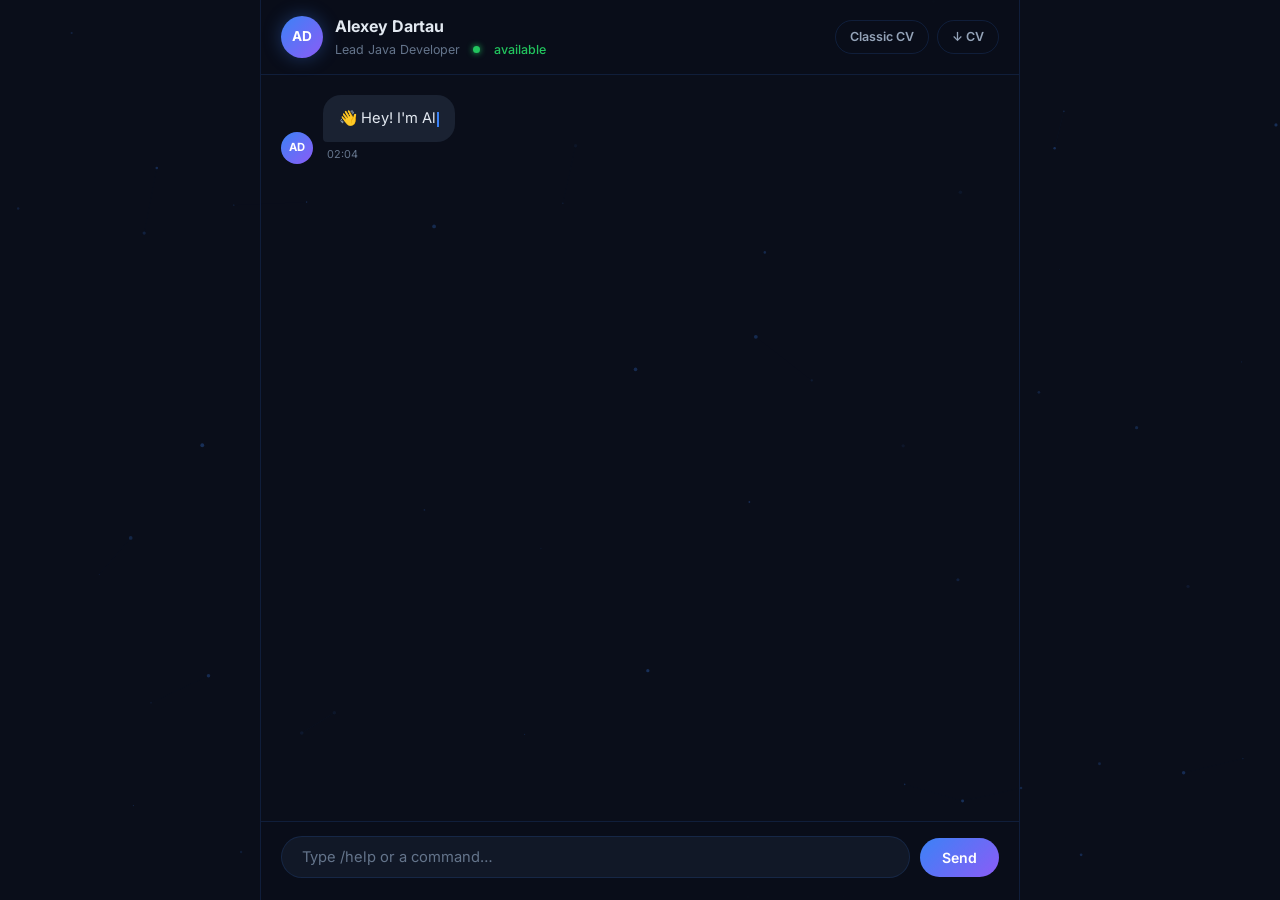
<file: index.html>
<!DOCTYPE html>
<html lang="en">
<head>
<meta charset="UTF-8"/>
<meta name="viewport" content="width=device-width,initial-scale=1.0,interactive-widget=resizes-content"/>
<title>Alexey Dartau • Interactive CV</title>
<link href="https://fonts.googleapis.com/css2?family=Inter:wght@300;400;500;600;700;900&family=JetBrains+Mono:wght@400;700&display=swap" rel="stylesheet">
<style>
*,*::before,*::after{box-sizing:border-box;margin:0;padding:0}
:root{
  --bg:#0a0e1a;--surf:#111827;--surf2:#1a2232;
  --border:rgba(59,130,246,0.15);
  --ac:#3b82f6;--ac2:#8b5cf6;--ac3:#06b6d4;
  --text:#94a3b8;--bright:#e2e8f0;--dim:#64748b;
  --green:#22c55e;
  --grad:linear-gradient(135deg,#3b82f6,#8b5cf6);
}
html,body{height:100%;overflow:hidden}
body{font-family:'Inter',sans-serif;background:var(--bg);color:var(--text);line-height:1.6}
#pc,#cc{position:fixed;inset:0;width:100%;height:100%;pointer-events:none}
#pc{z-index:0}
#cc{z-index:9999}

/* LAYOUT */
.wrap{position:fixed;top:0;left:0;right:0;height:100vh;height:100dvh;z-index:1;display:flex;justify-content:center}
.panel{width:100%;max-width:760px;height:100%;display:flex;flex-direction:column;border-left:1px solid var(--border);border-right:1px solid var(--border)}

/* HEADER */
.head{display:flex;align-items:center;gap:12px;padding:14px 20px;background:rgba(10,14,26,0.95);backdrop-filter:blur(20px);border-bottom:1px solid var(--border);flex-shrink:0}
.av{width:42px;height:42px;border-radius:50%;background:var(--grad);display:flex;align-items:center;justify-content:center;font-weight:700;font-size:.85rem;color:#fff;flex-shrink:0;box-shadow:0 0 18px rgba(59,130,246,.35)}
.head-info{flex:1;min-width:0}
.head-name{font-weight:700;font-size:1rem;color:var(--bright);white-space:nowrap;overflow:hidden;text-overflow:ellipsis}
.head-sub{font-size:.78rem;color:var(--dim);display:flex;align-items:center;gap:5px}
.dot{display:inline-block;width:7px;height:7px;border-radius:50%;background:var(--green);box-shadow:0 0 6px var(--green);flex-shrink:0}
.status{color:var(--green);font-weight:500}
.head-acts{display:flex;gap:8px;flex-shrink:0}
.head-btn{padding:6px 14px;border-radius:20px;font-size:.78rem;font-weight:600;text-decoration:none;border:1px solid var(--border);color:var(--text);transition:all .2s;white-space:nowrap}
.head-btn:hover{border-color:var(--ac);color:var(--bright);background:rgba(59,130,246,.1)}

/* MESSAGES */
.messages{flex:1;overflow-y:auto;padding:20px 20px 28px;display:flex;flex-direction:column;gap:16px}
.messages::-webkit-scrollbar{width:5px}
.messages::-webkit-scrollbar-track{background:transparent}
.messages::-webkit-scrollbar-thumb{background:rgba(255,255,255,.1);border-radius:3px}

/* MESSAGE GROUPS */
.msg-group{display:flex;gap:10px;animation:msgIn .25s ease forwards}
@keyframes msgIn{from{opacity:0;transform:translateY(8px)}to{opacity:1;transform:translateY(0)}}
.msg-group.user{flex-direction:row-reverse}
.msg-av{width:32px;height:32px;border-radius:50%;background:var(--grad);display:flex;align-items:center;justify-content:center;font-weight:700;font-size:.7rem;color:#fff;flex-shrink:0;align-self:flex-end}
.msg-body{display:flex;flex-direction:column;gap:4px;max-width:calc(100% - 48px)}
.msg-group.user .msg-body{align-items:flex-end}
.msg-bubble{background:var(--surf2);border-radius:18px 18px 18px 4px;padding:12px 16px;color:var(--bright);font-size:.92rem;word-break:break-word}
.msg-group.user .msg-bubble{background:var(--grad);border-radius:18px 18px 4px 18px;color:#fff}
.msg-time{font-size:.68rem;color:var(--dim);padding:0 4px}

/* CONTENT BLOCKS */
.msg-p{margin:0}
.msg-p+.msg-p,.msg-p.stacked{margin-top:8px}

.msg-list{list-style:none;margin-top:10px;display:flex;flex-direction:column;gap:4px}
.msg-list li{display:flex;gap:8px;font-size:.88rem;color:var(--bright);padding:2px 0}
.msg-list li::before{content:'▸';color:var(--ac);flex-shrink:0}

.msg-card{background:rgba(59,130,246,.05);border:1px solid var(--border);border-radius:10px;padding:10px 14px;margin-top:8px;position:relative;overflow:hidden}
.msg-card::before{content:'';position:absolute;left:0;top:0;bottom:0;width:3px;background:var(--grad)}
.mcard-role{font-weight:700;color:var(--bright);font-size:.9rem}
.mcard-co{color:var(--ac);font-size:.82rem;margin-top:2px;font-weight:500}
.mcard-period{color:var(--dim);font-size:.76rem;margin-top:1px}
.mcard-detail{color:var(--text);font-size:.83rem;margin-top:6px;line-height:1.5}

.msg-skill-sec{margin-top:8px}
.msg-skill-label{font-size:.72rem;text-transform:uppercase;letter-spacing:1.5px;color:var(--dim);font-weight:600;margin-bottom:5px}
.msg-tags{display:flex;flex-wrap:wrap;gap:5px}
.msg-tag{padding:3px 11px;border-radius:20px;background:rgba(59,130,246,.12);border:1px solid rgba(59,130,246,.25);color:var(--ac);font-size:.8rem;font-weight:500}

.msg-stats{display:grid;grid-template-columns:repeat(3,1fr);gap:8px;margin-top:10px}
.msg-stat{background:rgba(59,130,246,.07);border:1px solid var(--border);border-radius:10px;padding:10px 8px;text-align:center}
.mstat-num{font-size:1.35rem;font-weight:900;background:var(--grad);-webkit-background-clip:text;-webkit-text-fill-color:transparent;background-clip:text}
.mstat-label{font-size:.66rem;color:var(--dim);text-transform:uppercase;letter-spacing:1px;margin-top:2px}

.msg-link-btn{display:inline-flex;align-items:center;gap:5px;margin-top:10px;padding:7px 16px;border-radius:20px;background:var(--grad);color:#fff;font-size:.83rem;font-weight:600;text-decoration:none;transition:transform .2s,box-shadow .2s}
.msg-link-btn:hover{transform:translateY(-2px);box-shadow:0 5px 18px rgba(59,130,246,.35)}

.msg-dl-wrap{display:flex;flex-wrap:wrap;gap:7px;margin-top:10px}
.msg-dl-btn{padding:7px 14px;border-radius:20px;background:var(--surf);border:1px solid var(--border);color:var(--bright);font-size:.82rem;font-weight:600;text-decoration:none;transition:all .2s}
.msg-dl-btn:hover{border-color:var(--ac);background:rgba(59,130,246,.1)}

.msg-fun-wrap{display:flex;flex-wrap:wrap;gap:7px;margin-top:10px}
.msg-fun-btn{padding:7px 14px;border-radius:20px;background:var(--surf);border:1px solid var(--border);color:var(--bright);font-family:'Inter',sans-serif;font-size:.82rem;font-weight:600;cursor:pointer;transition:all .2s}
.msg-fun-btn:hover{border-color:var(--ac);background:rgba(59,130,246,.1);transform:translateY(-2px)}

/* TYPING CURSOR */
.tcursor{display:inline-block;width:2px;height:1em;background:var(--ac);margin-left:1px;vertical-align:text-bottom;animation:cblink .8s step-end infinite}
@keyframes cblink{50%{opacity:0}}

/* TYPING INDICATOR */
.typing-ind{display:flex;gap:4px;align-items:center;padding:4px 2px}
.td{width:7px;height:7px;border-radius:50%;background:var(--dim);animation:tbounce 1.2s ease infinite}
.td:nth-child(2){animation-delay:.2s}
.td:nth-child(3){animation-delay:.4s}
@keyframes tbounce{0%,60%,100%{transform:translateY(0);opacity:.4}30%{transform:translateY(-5px);opacity:1}}

/* SUGGESTION CHIPS */
.ichips{display:flex;flex-wrap:wrap;gap:7px;margin-top:8px;padding-left:42px}
.ichip{padding:6px 14px;border-radius:20px;background:var(--surf);border:1px solid var(--border);color:var(--ac);font-size:.82rem;font-weight:600;font-family:'JetBrains Mono',monospace;cursor:pointer;transition:all .2s;opacity:0;animation:chipIn .3s cubic-bezier(.16,1,.3,1) forwards}
.ichip:hover{border-color:var(--ac);background:rgba(59,130,246,.1);transform:translateY(-2px)}
@keyframes chipIn{from{opacity:0;transform:scale(.85) translateY(4px)}to{opacity:1;transform:scale(1) translateY(0)}}

/* BLOCK ANIMATIONS */
@keyframes fadeUp{from{opacity:0;transform:translateY(7px)}to{opacity:1;transform:translateY(0)}}
@keyframes fadeIn{from{opacity:0;transform:scale(.9)}to{opacity:1;transform:scale(1)}}
.fade-up{opacity:0;animation:fadeUp .35s cubic-bezier(.16,1,.3,1) forwards}
.fade-in{opacity:0;animation:fadeIn .3s ease forwards}

/* FOOTER */
.foot{flex-shrink:0;border-top:1px solid var(--border);background:rgba(10,14,26,.95);backdrop-filter:blur(20px);padding:14px 20px 22px}
.input-row{display:flex;gap:10px;align-items:center}
#inp{flex:1;background:var(--surf);border:1px solid var(--border);border-radius:24px;padding:11px 20px;color:var(--bright);font-family:'Inter',sans-serif;font-size:.92rem;outline:none;transition:border-color .2s}
#inp:focus{border-color:var(--ac)}
#inp::placeholder{color:var(--dim)}
#inp:disabled{opacity:.6;cursor:not-allowed}
#snd{padding:11px 22px;border-radius:24px;background:var(--grad);border:none;color:#fff;font-family:'Inter',sans-serif;font-size:.88rem;font-weight:600;cursor:pointer;transition:all .2s;flex-shrink:0}
#snd:hover{transform:scale(1.05);box-shadow:0 4px 18px rgba(59,130,246,.4)}
#snd:disabled{opacity:.6;cursor:not-allowed;transform:none;box-shadow:none}

/* TOAST */
.toast{position:fixed;bottom:80px;left:50%;transform:translateX(-50%) translateY(12px);background:var(--surf);border:1px solid var(--ac);color:var(--bright);padding:9px 20px;border-radius:24px;font-size:.84rem;font-weight:600;z-index:10001;opacity:0;transition:all .35s cubic-bezier(.16,1,.3,1);pointer-events:none;white-space:nowrap}
.toast.show{opacity:1;transform:translateX(-50%) translateY(0)}

/* RIPPLE */
.ripple{position:fixed;border-radius:50%;background:radial-gradient(circle,rgba(59,130,246,.2) 0%,transparent 70%);pointer-events:none;z-index:9998;transform:translate(-50%,-50%);animation:rippleA .6s ease-out forwards}
@keyframes rippleA{from{width:0;height:0;opacity:1}to{width:180px;height:180px;opacity:0}}

/* MOBILE */
@media(max-width:600px){
  .panel{border:none}
  .head{padding:12px 14px}
  .av{width:36px;height:36px;font-size:.78rem}
  .head-name{font-size:.9rem}
  .head-btn.hide-sm{display:none}
  .messages{padding:14px;gap:12px}
  .msg-bubble{font-size:.88rem;padding:10px 14px}
  .ichips{padding-left:0}
  .foot{padding:10px 12px 14px}
  #inp{padding:10px 16px;font-size:.88rem}
  #snd{padding:10px 16px;font-size:.84rem}
  .msg-stats{gap:6px}
  .mstat-num{font-size:1.15rem}
}
@supports(padding:env(safe-area-inset-bottom)){
  .foot{padding-bottom:calc(22px + env(safe-area-inset-bottom))}
}
@media(max-width:600px){
  @supports(padding:env(safe-area-inset-bottom)){
    .foot{padding-bottom:calc(14px + env(safe-area-inset-bottom))}
  }
}
</style>
</head>
<body>
<canvas id="pc"></canvas>
<canvas id="cc"></canvas>

<div class="wrap">
  <div class="panel">
    <header class="head">
      <div class="av">AD</div>
      <div class="head-info">
        <div class="head-name">Alexey Dartau</div>
        <div class="head-sub">Lead Java Developer &nbsp;<span class="dot"></span>&nbsp;<span class="status">available</span></div>
      </div>
      <div class="head-acts">
        <a href="classic.html" class="head-btn hide-sm">Classic CV</a>
        <a href="files/Alexey_Dartau_Remote_Global_Version.docx" download class="head-btn">&#8595; CV</a>
      </div>
    </header>
    <div class="messages" id="msgs"></div>
    <footer class="foot">
      <div class="input-row">
        <input type="text" id="inp" placeholder="Type /help or a command…" autocomplete="off" spellcheck="false"/>
        <button id="snd" type="button">Send</button>
      </div>
    </footer>
  </div>
</div>

<div id="toast" class="toast"></div>

<script>
// ── UTILS ──────────────────────────────────────────────────────────────
const sleep = ms => new Promise(r => setTimeout(r, ms));
function esc(s){ return String(s).replace(/&/g,'&amp;').replace(/</g,'&lt;').replace(/>/g,'&gt;'); }
function ts(){ return new Date().toLocaleTimeString('en-US',{hour:'2-digit',minute:'2-digit',hour12:false}); }

// ── SCROLL ─────────────────────────────────────────────────────────────
const msgsEl = document.getElementById('msgs');
function smartScroll(){
  const near = msgsEl.scrollHeight - msgsEl.scrollTop - msgsEl.clientHeight < 100;
  if(near) msgsEl.scrollTop = msgsEl.scrollHeight;
}

// ── TOAST ──────────────────────────────────────────────────────────────
const toastEl = document.getElementById('toast');
let toastT;
function showToast(msg){
  toastEl.textContent = msg; toastEl.classList.add('show');
  clearTimeout(toastT); toastT = setTimeout(()=>toastEl.classList.remove('show'), 2200);
}

// ── TYPEWRITER ─────────────────────────────────────────────────────────
async function typeInto(el, text){
  const tn = document.createTextNode('');
  const cur = document.createElement('span');
  cur.className = 'tcursor';
  el.appendChild(tn); el.appendChild(cur);
  for(const ch of text){
    tn.textContent += ch;
    smartScroll();
    await sleep(18);
  }
  cur.remove();
}

// ── RENDER BLOCK ───────────────────────────────────────────────────────
function renderBlock(container, block, si){
  const d = si * 75;
  switch(block.type){
    case 'text': {
      const p = document.createElement('p');
      p.className = 'msg-p stacked fade-up';
      p.style.animationDelay = d + 'ms';
      p.textContent = block.text;
      container.appendChild(p);
      break;
    }
    case 'list': {
      const ul = document.createElement('ul');
      ul.className = 'msg-list';
      block.items.forEach((item,i)=>{
        const li = document.createElement('li');
        li.className = 'fade-up';
        li.style.animationDelay = (d + i*55) + 'ms';
        li.textContent = item;
        ul.appendChild(li);
      });
      container.appendChild(ul);
      break;
    }
    case 'card': {
      const c = document.createElement('div');
      c.className = 'msg-card fade-up';
      c.style.animationDelay = d + 'ms';
      c.innerHTML = `<div class="mcard-role">${esc(block.role)}</div>` +
        `<div class="mcard-co">${esc(block.company)}</div>` +
        `<div class="mcard-period">${esc(block.period)}</div>` +
        (block.detail ? `<div class="mcard-detail">${esc(block.detail)}</div>` : '');
      container.appendChild(c);
      break;
    }
    case 'skill-section': {
      const sec = document.createElement('div');
      sec.className = 'msg-skill-sec fade-up';
      sec.style.animationDelay = d + 'ms';
      const lbl = document.createElement('div');
      lbl.className = 'msg-skill-label';
      lbl.textContent = block.label;
      const tags = document.createElement('div');
      tags.className = 'msg-tags';
      block.tags.forEach(t=>{
        const span = document.createElement('span');
        span.className = 'msg-tag';
        span.textContent = t;
        tags.appendChild(span);
      });
      sec.appendChild(lbl); sec.appendChild(tags);
      container.appendChild(sec);
      break;
    }
    case 'stats': {
      const grid = document.createElement('div');
      grid.className = 'msg-stats';
      block.items.forEach((st,i)=>{
        const s = document.createElement('div');
        s.className = 'msg-stat fade-in';
        s.style.animationDelay = (d + i*80) + 'ms';
        s.innerHTML = `<div class="mstat-num">${esc(st.num)}</div><div class="mstat-label">${esc(st.label)}</div>`;
        grid.appendChild(s);
      });
      container.appendChild(grid);
      break;
    }
    case 'link': {
      const a = document.createElement('a');
      a.className = 'msg-link-btn fade-up';
      a.style.animationDelay = d + 'ms';
      a.textContent = block.text;
      a.href = block.href;
      a.target = '_blank'; a.rel = 'noopener noreferrer';
      container.appendChild(a);
      break;
    }
    case 'downloads': {
      const wrap = document.createElement('div');
      wrap.className = 'msg-dl-wrap';
      block.items.forEach((item,i)=>{
        const a = document.createElement('a');
        a.className = 'msg-dl-btn fade-up';
        a.style.animationDelay = (d + i*65) + 'ms';
        a.textContent = item.label;
        a.href = item.href;
        a.download = '';
        wrap.appendChild(a);
      });
      container.appendChild(wrap);
      break;
    }
    case 'fun-buttons': {
      const wrap = document.createElement('div');
      wrap.className = 'msg-fun-wrap';
      [
        ['🎊 Confetti', ()=>launchConfetti({clientX:innerWidth/2,clientY:innerHeight/2})],
        ['🖥️ Matrix',   matrixRain],
        ['🎆 Fireworks', spawnFireworks],
        ['🌊 Earthquake', shakeIt],
        ['🙃 Invert',   invertColors],
      ].forEach(([label,fn],i)=>{
        const btn = document.createElement('button');
        btn.className = 'msg-fun-btn fade-up';
        btn.type = 'button';
        btn.style.animationDelay = (d + i*65) + 'ms';
        btn.textContent = label;
        btn.onclick = fn;
        wrap.appendChild(btn);
      });
      container.appendChild(wrap);
      break;
    }
  }
}

// ── BOT MESSAGE ────────────────────────────────────────────────────────
function addTypingGroup(){
  const g = document.createElement('div');
  g.className = 'msg-group bot';
  g.innerHTML = `<div class="msg-av">AD</div><div class="msg-body"><div class="msg-bubble"><div class="typing-ind"><div class="td"></div><div class="td"></div><div class="td"></div></div></div></div>`;
  msgsEl.appendChild(g); smartScroll();
  return g;
}

async function addBotMsg(blocks, suggestions=[]){
  const g = document.createElement('div');
  g.className = 'msg-group bot';
  const body = document.createElement('div');
  body.className = 'msg-body';
  const bubble = document.createElement('div');
  bubble.className = 'msg-bubble';
  const time = document.createElement('div');
  time.className = 'msg-time';
  time.textContent = ts();
  body.appendChild(bubble); body.appendChild(time);
  g.appendChild(document.createElement('div')).className = 'msg-av';
  g.firstChild.textContent = 'AD';
  g.appendChild(body);
  msgsEl.appendChild(g); smartScroll();

  let typed = false, si = 0;
  for(const block of blocks){
    if(!typed && block.type === 'text'){
      const p = document.createElement('p');
      p.className = 'msg-p';
      bubble.appendChild(p);
      await typeInto(p, block.text);
      typed = true;
    } else {
      renderBlock(bubble, block, si++);
    }
    smartScroll();
  }

  await sleep(100);
  if(suggestions.length){
    const chips = document.createElement('div');
    chips.className = 'ichips';
    suggestions.forEach((s,i)=>{
      const btn = document.createElement('button');
      btn.type = 'button';
      btn.className = 'ichip';
      btn.textContent = s;
      btn.style.animationDelay = (i*60+80)+'ms';
      btn.onclick = ()=>{ if(!busy) dispatch(s); };
      chips.appendChild(btn);
    });
    body.appendChild(chips);
    smartScroll();
  }
}

function addUserMsg(text){
  const g = document.createElement('div');
  g.className = 'msg-group user';
  const body = document.createElement('div');
  body.className = 'msg-body';
  const bubble = document.createElement('div');
  bubble.className = 'msg-bubble';
  bubble.textContent = text;
  const time = document.createElement('div');
  time.className = 'msg-time';
  time.textContent = ts();
  body.appendChild(bubble); body.appendChild(time);
  g.appendChild(body);
  msgsEl.appendChild(g); smartScroll();
}

// ── COMMANDS ───────────────────────────────────────────────────────────
const CMDS = {};

CMDS['/help'] = ()=>({
  blocks:[
    {type:'text', text:"Here's everything you can ask about Alexey:"},
    {type:'list', items:[
      '/about — personal intro & overview',
      '/experience — full work history (8 roles)',
      '/skills — technology stack',
      '/education — academic background',
      '/projects — side ventures',
      '/stats — career by the numbers',
      '/contact — how to get in touch',
      '/download — get the CV file',
      '/fun — interactive playground 🎉',
      '/joke — dev joke',
      '/clear — clear this conversation',
    ]},
  ],
  suggestions:['/about','/experience','/skills','/contact'],
});

CMDS['/about'] = ()=>({
  blocks:[
    {type:'text', text:"I'm Alexey Dartau — Lead Java Developer and Backend Architect."},
    {type:'text', text:"Engineer since 2015, software developer since 2018. I build backend systems for fintech, banking, and AI — from greenfield platforms to distributed microservices at scale."},
    {type:'text', text:"Based in the UAE, open to remote opportunities worldwide. Founder of Dartau Technologies — building tools and resources for developers at dartau.xyz."},
  ],
  suggestions:['/experience','/skills','/contact'],
});

CMDS['/skills'] = CMDS['/tech'] = ()=>({
  blocks:[
    {type:'text', text:"My core tech stack:"},
    {type:'skill-section', label:'Languages',          tags:['Java','Kotlin']},
    {type:'skill-section', label:'Frameworks',         tags:['Spring Boot','Spring WebFlux']},
    {type:'skill-section', label:'Messaging & Cache',  tags:['Apache Kafka','RabbitMQ','Redis']},
    {type:'skill-section', label:'Databases',          tags:['PostgreSQL','MongoDB','Elasticsearch']},
    {type:'skill-section', label:'DevOps',             tags:['Kubernetes','Docker']},
    {type:'skill-section', label:'Tooling',            tags:['Camunda BPM','Keycloak']},
  ],
  suggestions:['/experience','/projects','/contact'],
});

CMDS['/experience'] = CMDS['/exp'] = ()=>({
  blocks:[
    {type:'text', text:"8 roles across fintech, banking, AI, and telecom:"},
    {type:'card', role:'Senior Software Developer', company:'Presight.ai',         period:'Dec 2024 – Present',       detail:'AI product backend. Distributed event-driven arch — Java, Spring Boot, Kafka, PostgreSQL, Redis.'},
    {type:'card', role:'Lead Java Developer',       company:'Darlean',             period:'Jun – Dec 2024',           detail:'Led 10 engineers through ERP architectural redesign. ~3× throughput improvement.'},
    {type:'card', role:'Lead Java Developer',       company:'Online Banking BCC',  period:'Mar 2023 – May 2024',      detail:'Built banking platform from scratch with Kotlin + WebFlux. Led 20 engineers to production.'},
    {type:'card', role:'Senior Java Developer',     company:'Eurasian Bank',       period:'Jul 2022 – Mar 2023',      detail:'B2B credit conveyor microservices with Camunda workflow for high-volume loan pipelines.'},
    {type:'card', role:'Java Developer',            company:'Alfa Bank',           period:'Jul 2021 – Jul 2022',      detail:'Integration microservices connecting banking systems with government services via REST & SOAP.'},
    {type:'card', role:'Java Developer',            company:'Tele2',               period:'Jan 2019 – Jul 2021',      detail:'Back-office & equipment data systems. Client resolution KPI improved from 80% → 96%.'},
    {type:'card', role:'Technical Mentor',          company:'Bitlab Academy',      period:'2020 – 2021 (part-time)', detail:'Taught Java backend: OOP, Spring Boot, REST API design across multiple cohorts.'},
    {type:'card', role:'Telecom Engineer',          company:'Telecom Sector',      period:'2015 – 2018',              detail:'Infrastructure & hardware ops. Foundation in reliability, network ops, cross-team coordination.'},
  ],
  suggestions:['/skills','/education','/stats'],
});

CMDS['/education'] = CMDS['/edu'] = ()=>({
  blocks:[
    {type:'text', text:"Academic background:"},
    {type:'card', role:"Master's Degree in Technologies", company:'Almaty University of Power Engineering and Telecommunications', period:'Kazakhstan', detail:'Engineering and telecommunications focus. Foundation for work in infrastructure and distributed systems.'},
  ],
  suggestions:['/experience','/skills','/contact'],
});

CMDS['/projects'] = CMDS['/ventures'] = ()=>({
  blocks:[
    {type:'text', text:"Side ventures:"},
    {type:'card', role:'⚙️ Dartau Technologies', company:'Founder', period:'Ongoing', detail:'Building developer tools and technical resources. A public hub for engineers.'},
    {type:'link', text:'Visit dartau.xyz →', href:'https://dartau.xyz'},
  ],
  suggestions:['/about','/contact','/download'],
});

CMDS['/stats'] = ()=>({
  blocks:[
    {type:'text', text:"Career at a glance:"},
    {type:'stats', items:[
      {num:'11+', label:'Yrs engineering'},
      {num:'6+',  label:'Companies'},
      {num:'50+', label:'Mentored'},
    ]},
  ],
  suggestions:['/experience','/about','/skills'],
});

CMDS['/contact'] = ()=>({
  blocks:[
    {type:'text', text:"Here's how to reach me:"},
    {type:'list', items:[
      '📍 Based in UAE · Open to remote worldwide',
      '🌐 dartau.xyz',
      '💼 linkedin.com/in/alexey-dartau-97a838121',
    ]},
    {type:'link', text:'Open LinkedIn →', href:'https://linkedin.com/in/alexey-dartau-97a838121'},
  ],
  suggestions:['/download','/about','/projects'],
});

CMDS['/download'] = CMDS['/cv'] = ()=>({
  blocks:[
    {type:'text', text:"CV available in regional versions:"},
    {type:'downloads', items:[
      {label:'🌍 Global Version', href:'files/Alexey_Dartau_Remote_Global_Version.docx'},
      {label:'🇺🇸 US Version',    href:'files/Alexey_Dartau_US_Version.docx'},
      {label:'🇪🇺 EU Version',    href:'files/Alexey_Dartau_EU_Version.docx'},
      {label:'🇦🇪 UAE Version',   href:'files/Alexey_Dartau_UAE_Version.docx'},
    ]},
  ],
  suggestions:['/contact','/about'],
});

CMDS['/fun'] = ()=>({
  blocks:[
    {type:'text', text:"Let's have some fun 🎉 Hit a button:"},
    {type:'fun-buttons'},
  ],
  suggestions:['/clear','/about'],
});

CMDS['/joke'] = ()=>{
  const jokes = [
    "Why do programmers prefer dark mode? Because light attracts bugs.",
    'A SQL query walks into a bar: "Can I JOIN you?"',
    "!false — it's funny because it's true.",
    "Why do Java devs wear glasses? Because they can't C#.",
    "There are 10 types of people: those who understand binary and those who don't.",
    "A dev had a problem. Thought: 'I'll use threads.' Now they have two problems.",
  ];
  return {
    blocks:[{type:'text', text:jokes[Math.floor(Math.random()*jokes.length)]}],
    suggestions:['/joke','/fun','/about'],
  };
};

// ── DISPATCH ───────────────────────────────────────────────────────────
let busy = false;

async function dispatch(rawText){
  if(busy) return;
  busy = true;

  const inp = document.getElementById('inp');
  const snd = document.getElementById('snd');
  inp.value = ''; inp.disabled = true; snd.disabled = true;

  const text = rawText.trim();
  const key  = text.toLowerCase();

  addUserMsg(text);

  if(key === '/clear'){
    await sleep(200);
    msgsEl.innerHTML = '';
    busy = false; inp.disabled = false; snd.disabled = false; inp.focus();
    return;
  }

  const typing = addTypingGroup();
  await sleep(360 + Math.random()*160);
  typing.remove();

  const fn = CMDS[key];
  if(fn){
    const {blocks, suggestions} = fn();
    await addBotMsg(blocks, suggestions);
  } else if(key.startsWith('/')){
    await addBotMsg(
      [{type:'text', text:`Unknown command "${key}". Type /help to see what's available.`}],
      ['/help']
    );
  } else {
    await addBotMsg(
      [{type:'text', text:"Try using a /command to explore my background. Type /help to see all options."}],
      ['/help','/about']
    );
  }

  busy = false; inp.disabled = false; snd.disabled = false; inp.focus();
}

// ── INPUT ──────────────────────────────────────────────────────────────
document.getElementById('inp').addEventListener('keydown', e=>{
  if(e.key === 'Enter'){ const v = e.target.value.trim(); if(v) dispatch(v); }
});
document.getElementById('snd').addEventListener('click', ()=>{
  const v = document.getElementById('inp').value.trim(); if(v) dispatch(v);
});

// ── CLICK RIPPLE ───────────────────────────────────────────────────────
document.addEventListener('click', e=>{
  if(e.target.closest('.ichip,.msg-fun-btn,.msg-dl-btn,.msg-link-btn,.head-btn,#snd')) return;
  const r = document.createElement('div');
  r.className = 'ripple';
  r.style.left = e.clientX + 'px'; r.style.top = e.clientY + 'px';
  document.body.appendChild(r); setTimeout(()=>r.remove(), 600);
});

// ── INIT ───────────────────────────────────────────────────────────────
(async function init(){
  await sleep(500);
  const typing = addTypingGroup();
  await sleep(500); typing.remove();
  await addBotMsg(
    [
      {type:'text', text:"👋 Hey! I'm Alexey Dartau's interactive resume."},
      {type:'text', text:"Lead Java Developer · 11+ years · UAE · open to remote."},
      {type:'text', text:"Type a command or click a suggestion to explore my background."},
    ],
    ['/about','/experience','/skills','/contact']
  );
  document.getElementById('inp').focus();
})();

// ── PARTICLES ──────────────────────────────────────────────────────────
const pc = document.getElementById('pc');
const pCtx = pc.getContext('2d');
let particles=[], mx=0, my=0;
function resizeP(){ pc.width=innerWidth; pc.height=innerHeight; }
resizeP(); addEventListener('resize', resizeP);
document.addEventListener('mousemove', e=>{ mx=e.clientX; my=e.clientY; });
class Particle{
  constructor(){ this.reset(); }
  reset(){
    this.x=Math.random()*pc.width; this.y=Math.random()*pc.height;
    this.vx=(Math.random()-.5)*.4; this.vy=(Math.random()-.5)*.4;
    this.r=Math.random()*1.5+.5; this.o=Math.random()*.25+.05;
  }
  update(){
    this.x+=this.vx; this.y+=this.vy;
    if(this.x<0||this.x>pc.width) this.vx*=-1;
    if(this.y<0||this.y>pc.height) this.vy*=-1;
    const dx=mx-this.x, dy=my-this.y, dist=Math.sqrt(dx*dx+dy*dy);
    if(dist<120){ this.x+=dx*.003; this.y+=dy*.003; }
  }
  draw(){
    pCtx.beginPath(); pCtx.arc(this.x,this.y,this.r,0,Math.PI*2);
    pCtx.fillStyle=`rgba(59,130,246,${this.o})`; pCtx.fill();
  }
}
const isMobile = innerWidth<=768;
for(let i=0;i<(isMobile?20:50);i++) particles.push(new Particle());
(function animP(){
  pCtx.clearRect(0,0,pc.width,pc.height);
  particles.forEach(p=>{ p.update(); p.draw(); });
  for(let i=0;i<particles.length-1;i++){
    for(let j=i+1;j<particles.length;j++){
      const dx=particles[i].x-particles[j].x, dy=particles[i].y-particles[j].y;
      const d=Math.sqrt(dx*dx+dy*dy);
      if(d<100){
        pCtx.beginPath(); pCtx.moveTo(particles[i].x,particles[i].y); pCtx.lineTo(particles[j].x,particles[j].y);
        pCtx.strokeStyle=`rgba(59,130,246,${.07*(1-d/100)})`; pCtx.lineWidth=.5; pCtx.stroke();
      }
    }
  }
  requestAnimationFrame(animP);
})();

// ── CONFETTI ───────────────────────────────────────────────────────────
const cc = document.getElementById('cc');
const cCtx = cc.getContext('2d');
let confettis=[], cfOn=false;
function resizeC(){ cc.width=innerWidth; cc.height=innerHeight; }
resizeC(); addEventListener('resize', resizeC);
class Confetti{
  constructor(x,y){
    this.x=x; this.y=y;
    this.vx=(Math.random()-.5)*14; this.vy=Math.random()*-16-4;
    this.g=.35; this.rot=Math.random()*360; this.rs=(Math.random()-.5)*8;
    this.w=Math.random()*10+5; this.h=Math.random()*5+3;
    this.color=`hsl(${Math.random()*360},80%,60%)`; this.life=1;
  }
  update(){ this.vy+=this.g; this.x+=this.vx; this.y+=this.vy; this.rot+=this.rs; this.life-=.009; }
  draw(){
    cCtx.save(); cCtx.translate(this.x,this.y); cCtx.rotate(this.rot*Math.PI/180);
    cCtx.fillStyle=this.color; cCtx.globalAlpha=this.life;
    cCtx.fillRect(-this.w/2,-this.h/2,this.w,this.h); cCtx.restore();
  }
}
function animConf(){
  cCtx.clearRect(0,0,cc.width,cc.height);
  confettis.forEach(c=>{ c.update(); c.draw(); });
  confettis=confettis.filter(c=>c.life>0);
  if(confettis.length>0) requestAnimationFrame(animConf); else cfOn=false;
}
function launchConfetti(e){
  for(let i=0;i<(isMobile?40:90);i++) confettis.push(new Confetti(e.clientX,e.clientY));
  if(!cfOn){ cfOn=true; animConf(); }
  showToast('🎊 Party time!');
}

// ── MATRIX ─────────────────────────────────────────────────────────────
let matrixOn=false, matrixId;
function matrixRain(){
  if(matrixOn){
    matrixOn=false; cancelAnimationFrame(matrixId);
    cCtx.clearRect(0,0,cc.width,cc.height); showToast('Matrix off'); return;
  }
  matrixOn=true; showToast('🔴 Welcome to the Matrix');
  const cols=Math.floor(cc.width/16), drops=Array(cols).fill(0);
  const chars='ABCDEFGHIJKLMNOPQRSTUVWXYZabcdefghijklmnopqrstuvwxyz0123456789@#$%^&*()';
  (function draw(){
    if(!matrixOn) return;
    cCtx.fillStyle='rgba(0,0,0,0.05)'; cCtx.fillRect(0,0,cc.width,cc.height);
    cCtx.fillStyle='#0f0'; cCtx.font='14px JetBrains Mono,monospace';
    for(let i=0;i<drops.length;i++){
      cCtx.fillText(chars[Math.floor(Math.random()*chars.length)],i*16,drops[i]*16);
      if(drops[i]*16>cc.height&&Math.random()>.975) drops[i]=0;
      drops[i]++;
    }
    matrixId=requestAnimationFrame(draw);
  })();
  setTimeout(()=>{ if(matrixOn){ matrixOn=false; cancelAnimationFrame(matrixId); cCtx.clearRect(0,0,cc.width,cc.height); } },8000);
}

// ── FIREWORKS ──────────────────────────────────────────────────────────
function spawnFireworks(){
  showToast('🎆 Fireworks!'); let n=0;
  const iv=setInterval(()=>{
    const x=Math.random()*innerWidth, y=Math.random()*innerHeight*.6;
    for(let i=0;i<(isMobile?15:28);i++){
      const p=document.createElement('div'), hue=Math.random()*360, sz=3+Math.random()*4;
      p.style.cssText=`position:fixed;left:${x}px;top:${y}px;width:${sz}px;height:${sz}px;background:hsl(${hue},90%,60%);border-radius:50%;pointer-events:none;z-index:9999;box-shadow:0 0 6px hsl(${hue},90%,60%)`;
      document.body.appendChild(p);
      const a=(Math.PI*2/28)*i+Math.random()*.3, v=60+Math.random()*110;
      p.animate([{transform:'translate(0,0) scale(1)',opacity:1},{transform:`translate(${Math.cos(a)*v}px,${Math.sin(a)*v+40}px) scale(0)`,opacity:0}],
        {duration:700+Math.random()*400,easing:'cubic-bezier(0,0.9,0.3,1)'}).onfinish=()=>p.remove();
    }
    if(++n>=5) clearInterval(iv);
  },400);
}

// ── EARTHQUAKE ─────────────────────────────────────────────────────────
function shakeIt(){
  document.body.style.transition='none'; let n=0;
  const iv=setInterval(()=>{
    document.body.style.transform=`translate(${(Math.random()-.5)*18}px,${(Math.random()-.5)*18}px)`;
    if(++n>28){ clearInterval(iv); document.body.style.transform=''; document.body.style.transition=''; }
  },30);
  showToast('🌊 Earthquake!');
}

// ── INVERT ─────────────────────────────────────────────────────────────
let inverted=false;
function invertColors(){
  inverted=!inverted;
  document.body.style.filter=inverted?'invert(1) hue-rotate(180deg)':'';
  showToast(inverted?'🙃 Upside down!':'Back to normal');
  if(inverted) setTimeout(()=>{ inverted=false; document.body.style.filter=''; },4000);
}

// ── MOBILE KEYBOARD FIX ────────────────────────────────────────────────
// dvh handles modern browsers; visualViewport listener covers older iOS
if(window.visualViewport){
  const wrap = document.querySelector('.wrap');
  const update = ()=>{ wrap.style.height = window.visualViewport.height+'px'; };
  window.visualViewport.addEventListener('resize', update);
}

// ── KONAMI ─────────────────────────────────────────────────────────────
const konami=['ArrowUp','ArrowUp','ArrowDown','ArrowDown','ArrowLeft','ArrowRight','ArrowLeft','ArrowRight','b','a'];
let kIdx=0;
document.addEventListener('keydown',e=>{
  kIdx = e.key===konami[kIdx] ? kIdx+1 : 0;
  if(kIdx===konami.length){
    kIdx=0;
    showToast('🕹️ KONAMI CODE!');
    for(let j=0;j<4;j++) setTimeout(()=>{
      for(let i=0;i<80;i++) confettis.push(new Confetti(Math.random()*innerWidth,Math.random()*innerHeight*.3));
      if(!cfOn){ cfOn=true; animConf(); }
    },j*200);
  }
});
</script>
</body>
</html>
</file>
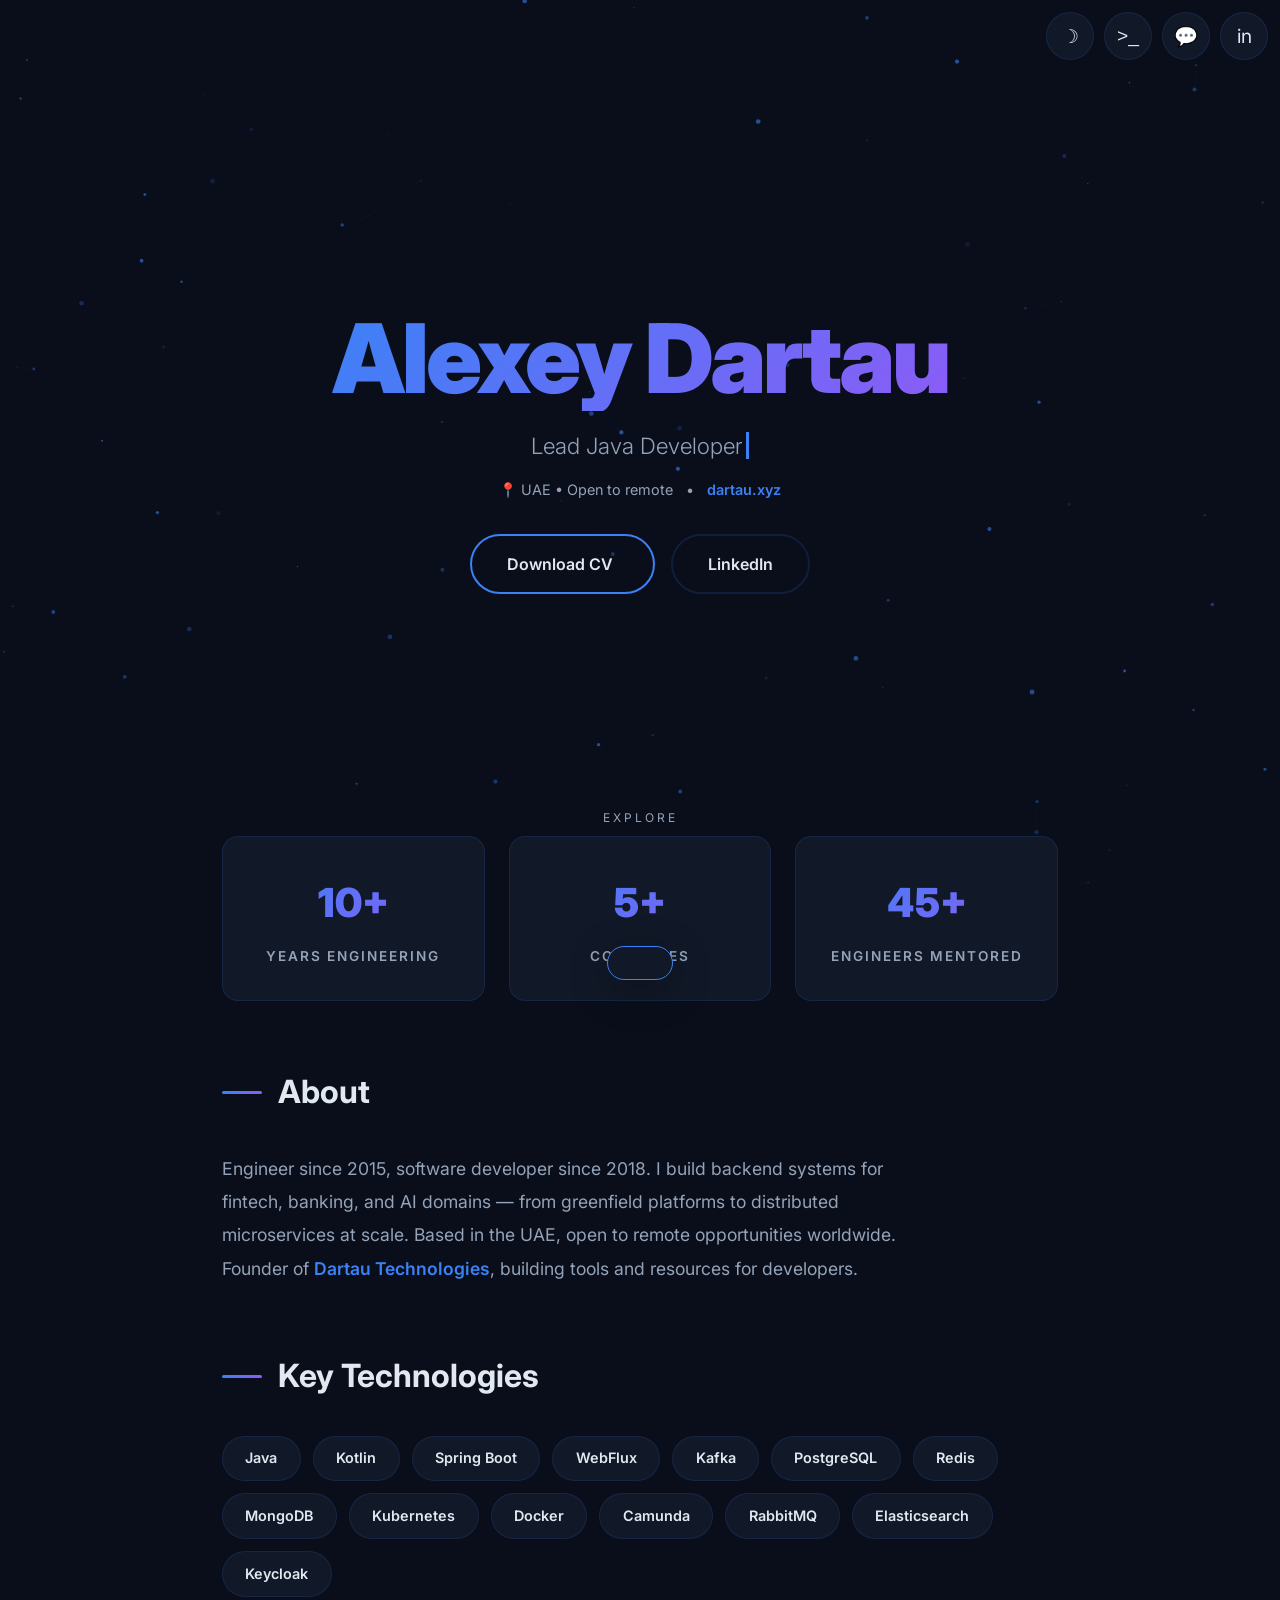
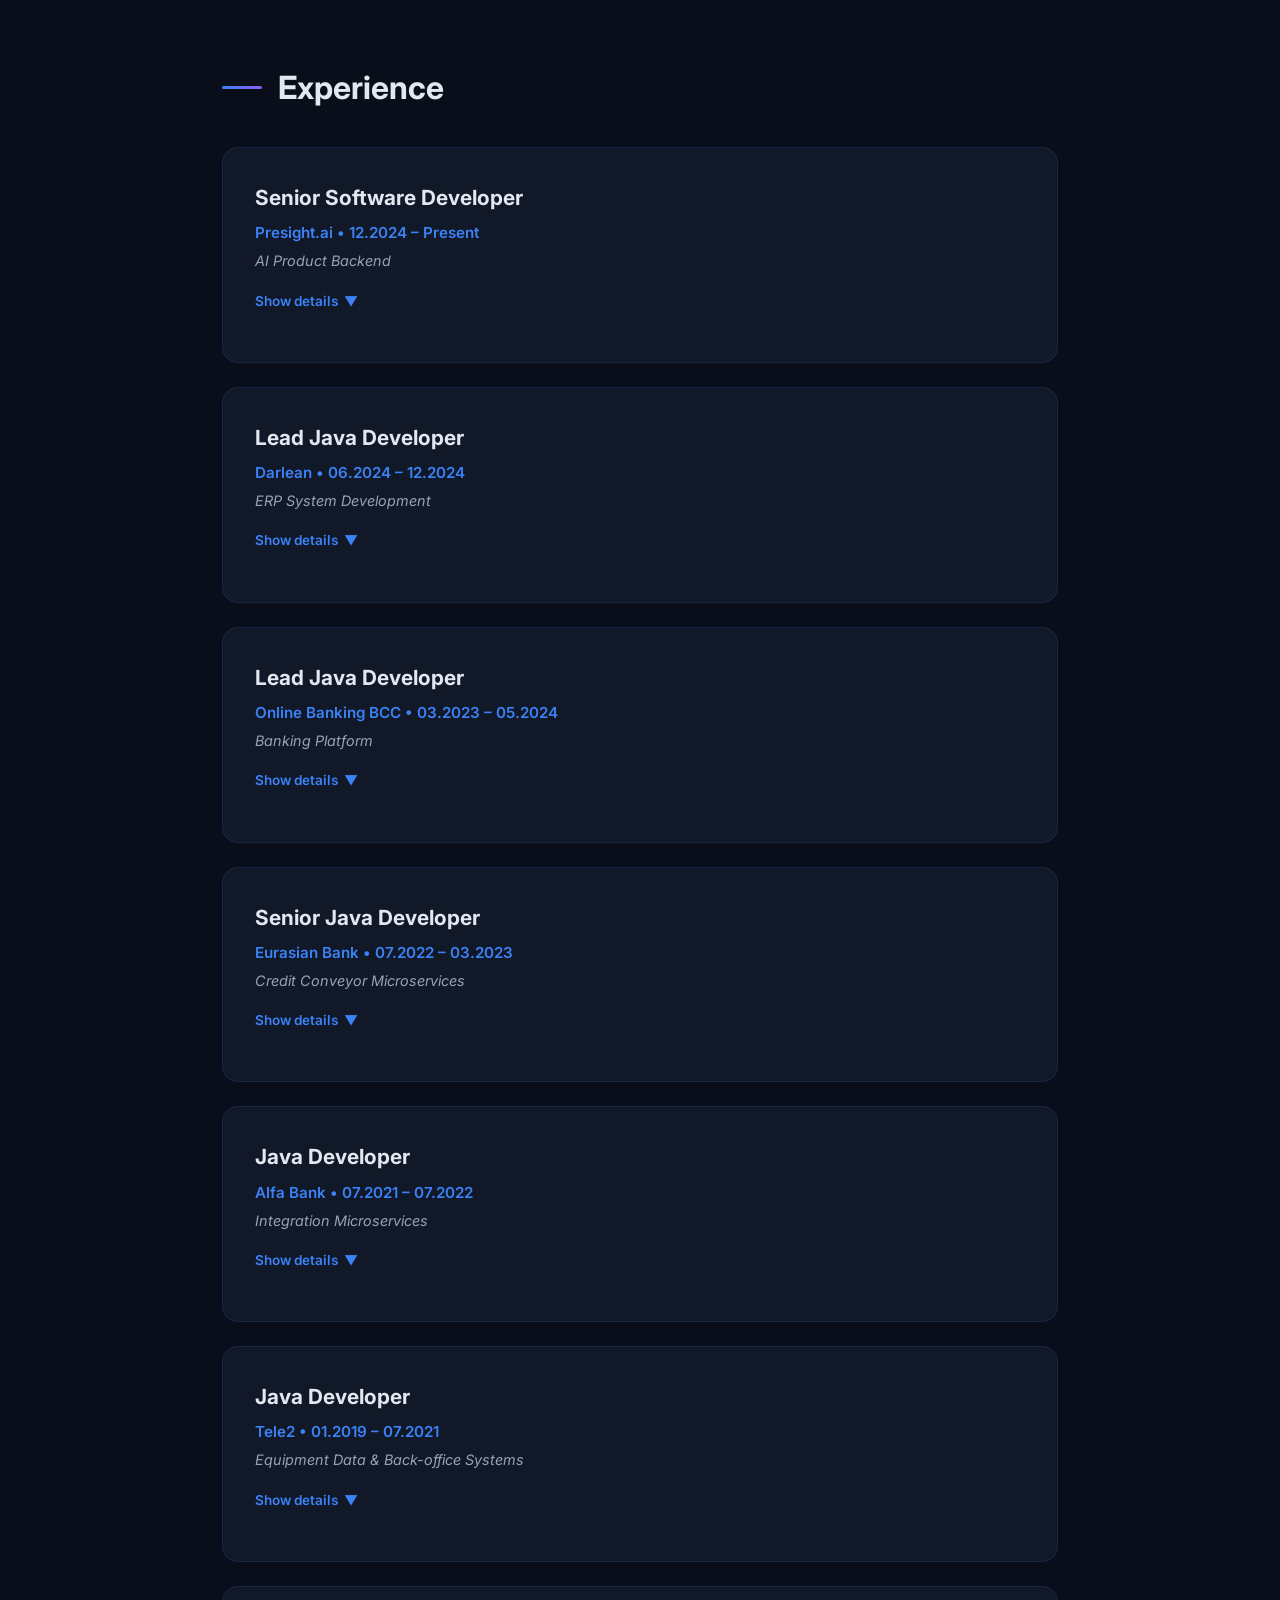
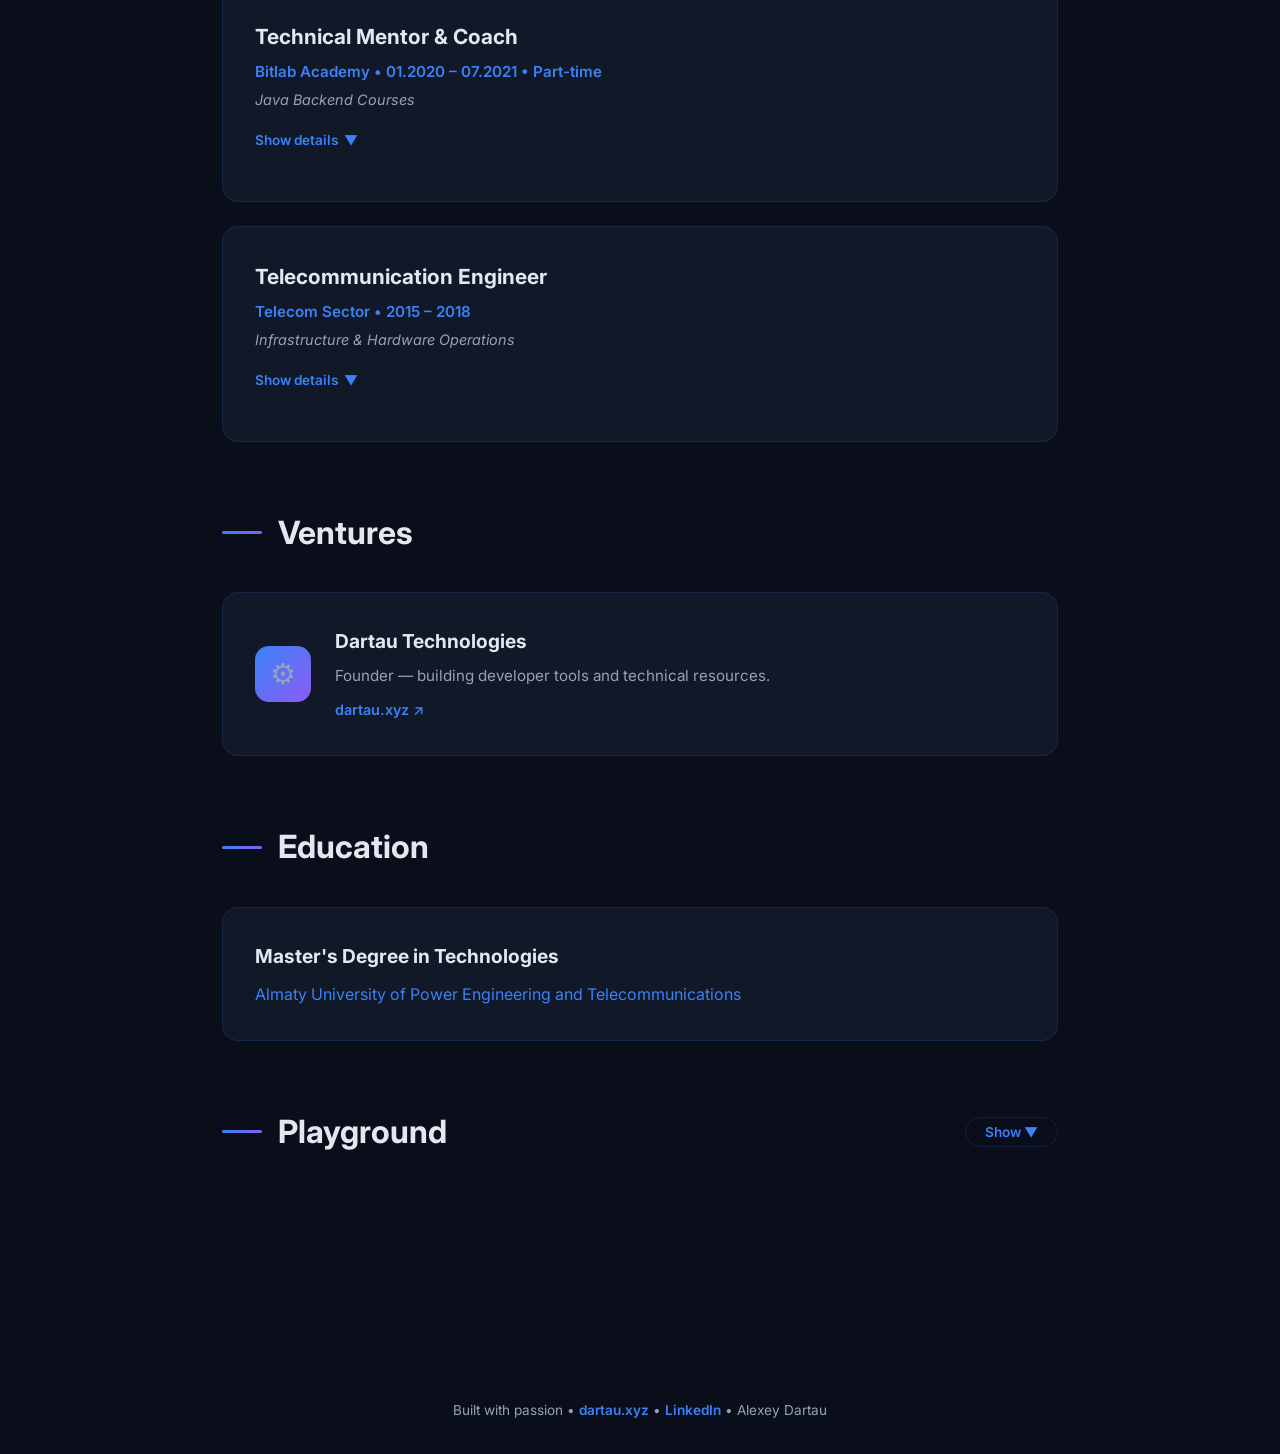
<file: classic.html>
<!DOCTYPE html>
<html lang="en" data-theme="dark">
<head>
    <meta charset="UTF-8" />
    <meta name="viewport" content="width=device-width, initial-scale=1.0" />
    <title>Alexey Dartau | Lead Java Developer</title>
    <link href="https://fonts.googleapis.com/css2?family=Inter:wght@300;400;600;700;900&family=JetBrains+Mono:wght@400;700&display=swap" rel="stylesheet">
    <style>
        *, *::before, *::after { box-sizing: border-box; margin: 0; padding: 0; }

        :root {
            --primary: #0f172a;
            --accent: #3b82f6;
            --accent-glow: rgba(59, 130, 246, 0.4);
            --text-main: #94a3b8;
            --text-bright: #e2e8f0;
            --bg: #0a0e1a;
            --bg-card: #111827;
            --bg-card-hover: #1e293b;
            --border: rgba(59, 130, 246, 0.15);
            --gradient-1: #3b82f6;
            --gradient-2: #8b5cf6;
            --gradient-3: #06b6d4;
        }

        [data-theme="light"] {
            --accent-glow: rgba(59, 130, 246, 0.2);
            --text-main: #475569;
            --text-bright: #1e293b;
            --bg: #f1f5f9;
            --bg-card: #ffffff;
            --bg-card-hover: #f8fafc;
            --border: rgba(59, 130, 246, 0.2);
        }

        body {
            font-family: 'Inter', sans-serif;
            background: var(--bg);
            color: var(--text-main);
            line-height: 1.7;
            overflow-x: hidden;
            transition: background 0.6s ease, color 0.6s ease;
        }

        /* Floating nav */
        .floating-nav {
            position: fixed;
            top: 20px; right: 20px;
            z-index: 1000;
            display: flex;
            gap: 10px;
        }
        .nav-btn {
            width: 48px; height: 48px;
            border-radius: 50%;
            border: 1px solid var(--border);
            background: var(--bg-card);
            color: var(--text-bright);
            font-size: 1.2rem;
            cursor: pointer;
            display: flex; align-items: center; justify-content: center;
            transition: all 0.3s ease;
            position: relative; overflow: hidden;
            text-decoration: none;
        }
        .nav-btn::before {
            content: '';
            position: absolute; inset: 0;
            background: linear-gradient(135deg, var(--gradient-1), var(--gradient-2));
            opacity: 0; transition: opacity 0.3s; border-radius: 50%;
        }
        .nav-btn:hover::before { opacity: 1; }
        .nav-btn:hover { transform: scale(1.15); border-color: transparent; box-shadow: 0 0 25px var(--accent-glow); }
        .nav-btn span { position: relative; z-index: 1; }

        /* Particle canvas */
        #particles-canvas {
            position: fixed; top: 0; left: 0;
            width: 100%; height: 100%;
            z-index: 0; pointer-events: none;
        }

        /* Hero */
        .hero {
            position: relative;
            min-height: 100vh;
            display: flex; align-items: center; justify-content: center; flex-direction: column;
            text-align: center; padding: 2rem; z-index: 1;
        }
        .hero-name {
            font-size: clamp(3rem, 8vw, 6rem);
            font-weight: 900; letter-spacing: -3px;
            background: linear-gradient(135deg, var(--gradient-1), var(--gradient-2), var(--gradient-3));
            background-size: 200% 200%;
            -webkit-background-clip: text; -webkit-text-fill-color: transparent; background-clip: text;
            animation: gradientShift 4s ease infinite; line-height: 1.1;
        }
        @keyframes gradientShift {
            0%, 100% { background-position: 0% 50%; }
            50% { background-position: 100% 50%; }
        }
        .hero-title {
            font-size: clamp(1rem, 2.5vw, 1.4rem);
            color: var(--text-main); margin-top: 1rem; font-weight: 300;
            opacity: 0; animation: fadeUp 1s ease 0.5s forwards;
        }
        .hero-title .typed-cursor {
            display: inline-block; width: 3px; height: 1.2em;
            background: var(--accent); margin-left: 4px;
            vertical-align: text-bottom; animation: blink 1s step-end infinite;
        }
        @keyframes blink { 50% { opacity: 0; } }
        @keyframes fadeUp {
            from { opacity: 0; transform: translateY(20px); }
            to   { opacity: 1; transform: translateY(0); }
        }
        .hero-meta {
            margin-top: 0.8rem;
            font-size: 0.9rem; color: var(--text-main);
            display: flex; align-items: center; gap: 0.8rem; flex-wrap: wrap; justify-content: center;
            opacity: 0; animation: fadeUp 1s ease 0.8s forwards;
        }
        .hero-meta a { color: var(--accent); text-decoration: none; font-weight: 600; }
        .hero-meta a:hover { text-decoration: underline; }
        .hero-cta {
            margin-top: 2rem; display: flex; gap: 1rem; flex-wrap: wrap; justify-content: center;
            opacity: 0; animation: fadeUp 1s ease 1s forwards;
        }
        .cta-btn {
            display: inline-block; padding: 0.9rem 2.2rem;
            border-radius: 50px; border: 2px solid var(--accent);
            background: transparent; color: var(--text-bright);
            font-family: 'Inter', sans-serif; font-size: 1rem; font-weight: 600;
            text-decoration: none; cursor: pointer;
            transition: all 0.3s ease; position: relative; overflow: hidden;
        }
        .cta-btn::before {
            content: ''; position: absolute; inset: 0;
            background: linear-gradient(135deg, var(--gradient-1), var(--gradient-2));
            opacity: 0; transition: opacity 0.3s;
        }
        .cta-btn:hover::before { opacity: 1; }
        .cta-btn:hover { border-color: transparent; transform: scale(1.08); box-shadow: 0 5px 30px var(--accent-glow); color: white; }
        .cta-btn span { position: relative; z-index: 1; }
        .cta-btn small { opacity: 0.7; font-size: 0.75em; margin-left: 4px; }
        .cta-btn.secondary { border-color: var(--border); }

        .scroll-indicator {
            position: absolute; bottom: 40px;
            display: flex; flex-direction: column; align-items: center; gap: 8px;
            opacity: 0; animation: fadeUp 1s ease 1.5s forwards;
        }
        .scroll-indicator span {
            font-size: 0.75rem; text-transform: uppercase; letter-spacing: 3px; color: var(--text-main);
        }
        .scroll-arrow {
            width: 24px; height: 24px;
            border-right: 2px solid var(--accent); border-bottom: 2px solid var(--accent);
            transform: rotate(45deg); animation: scrollBounce 2s ease infinite;
        }
        @keyframes scrollBounce {
            0%, 100% { transform: rotate(45deg) translate(0, 0); opacity: 0.3; }
            50%       { transform: rotate(45deg) translate(5px, 5px); opacity: 1; }
        }

        /* Stats bar */
        .stats-bar {
            display: grid; grid-template-columns: repeat(auto-fit, minmax(200px, 1fr));
            gap: 1.5rem; max-width: 900px;
            margin: -4rem auto 4rem; padding: 0 2rem;
            position: relative; z-index: 2;
        }
        .stat-card {
            background: var(--bg-card); border: 1px solid var(--border);
            border-radius: 16px; padding: 2rem; text-align: center;
            transition: all 0.4s cubic-bezier(0.175, 0.885, 0.32, 1.275);
            position: relative; overflow: hidden;
        }
        .stat-card::after {
            content: ''; position: absolute; inset: 0;
            background: radial-gradient(circle at var(--mouse-x, 50%) var(--mouse-y, 50%), var(--accent-glow) 0%, transparent 60%);
            opacity: 0; transition: opacity 0.3s;
        }
        .stat-card:hover::after { opacity: 1; }
        .stat-card:hover { transform: translateY(-8px) scale(1.02); border-color: var(--accent); box-shadow: 0 20px 40px rgba(0,0,0,0.3); }
        .stat-number {
            font-size: 2.5rem; font-weight: 900;
            background: linear-gradient(135deg, var(--gradient-1), var(--gradient-2));
            -webkit-background-clip: text; -webkit-text-fill-color: transparent; background-clip: text;
            position: relative; z-index: 1;
        }
        .stat-label {
            font-size: 0.85rem; color: var(--text-main); margin-top: 0.5rem;
            text-transform: uppercase; letter-spacing: 2px; font-weight: 600;
            position: relative; z-index: 1;
        }

        /* Sections */
        .content { max-width: 900px; margin: 0 auto; padding: 0 2rem 6rem; position: relative; z-index: 2; }
        .section {
            margin-bottom: 4rem; opacity: 0; transform: translateY(40px);
            transition: all 0.8s cubic-bezier(0.16, 1, 0.3, 1);
        }
        .section.visible { opacity: 1; transform: translateY(0); }
        .section-title {
            font-size: 2rem; font-weight: 700; color: var(--text-bright);
            margin-bottom: 2rem; display: flex; align-items: center; gap: 1rem;
        }
        .section-title::before {
            content: ''; width: 40px; height: 3px; flex-shrink: 0;
            background: linear-gradient(90deg, var(--gradient-1), var(--gradient-2)); border-radius: 2px;
        }
        .section-text { font-size: 1.1rem; line-height: 1.9; max-width: 700px; }
        .section-text a { color: var(--accent); text-decoration: none; font-weight: 600; }
        .section-text a:hover { text-decoration: underline; }

        /* Skills */
        .skills-grid { display: flex; flex-wrap: wrap; gap: 12px; }
        .skill-tag {
            padding: 0.6rem 1.4rem; border-radius: 50px; font-size: 0.9rem; font-weight: 600;
            border: 1px solid var(--border); background: var(--bg-card); color: var(--text-bright);
            cursor: pointer; transition: all 0.3s ease; position: relative; overflow: hidden; user-select: none;
        }
        .skill-tag::before {
            content: ''; position: absolute; inset: 0;
            background: linear-gradient(135deg, var(--gradient-1), var(--gradient-2));
            opacity: 0; transition: opacity 0.3s; border-radius: 50px;
        }
        .skill-tag:hover::before { opacity: 1; }
        .skill-tag:hover { transform: scale(1.1); border-color: transparent; box-shadow: 0 5px 20px var(--accent-glow); color: white; }
        .skill-tag span { position: relative; z-index: 1; }
        .skill-tag.clicked { animation: tagPop 0.6s ease; }
        @keyframes tagPop {
            0% { transform: scale(1); } 30% { transform: scale(1.3); }
            60% { transform: scale(0.95); } 100% { transform: scale(1.1); }
        }

        /* Experience cards */
        .exp-card {
            background: var(--bg-card); border: 1px solid var(--border);
            border-radius: 16px; padding: 2rem; margin-bottom: 1.5rem;
            transition: all 0.4s ease; position: relative; overflow: hidden;
        }
        .exp-card::before {
            content: ''; position: absolute; top: 0; left: 0;
            width: 4px; height: 100%;
            background: linear-gradient(180deg, var(--gradient-1), var(--gradient-2));
            transform: scaleY(0); transform-origin: top; transition: transform 0.5s ease;
        }
        .exp-card:hover::before { transform: scaleY(1); }
        .exp-card:hover { border-color: var(--accent); transform: translateX(8px); box-shadow: 0 10px 40px rgba(0,0,0,0.2); }
        .exp-role { font-size: 1.3rem; font-weight: 700; color: var(--text-bright); }
        .exp-company { color: var(--accent); font-weight: 600; font-size: 0.95rem; margin-top: 0.3rem; }
        .exp-subtitle { color: var(--text-main); font-size: 0.9rem; margin-top: 0.2rem; font-style: italic; }
        .exp-details { margin-top: 1rem; max-height: 0; overflow: hidden; transition: max-height 0.5s cubic-bezier(0.16, 1, 0.3, 1); }
        .exp-card.open .exp-details { max-height: 500px; }
        .exp-toggle {
            display: inline-flex; align-items: center; gap: 6px;
            margin-top: 1rem; font-size: 0.85rem; color: var(--accent);
            font-weight: 600; cursor: pointer; user-select: none;
        }
        .exp-toggle-arrow { display: inline-block; transition: transform 0.3s ease; }
        .exp-card.open .exp-toggle-arrow { transform: rotate(180deg); }
        .impact-item { padding: 0.6rem 0; border-bottom: 1px solid var(--border); font-size: 0.95rem; }
        .impact-item:last-child { border-bottom: none; }
        .impact-item strong { color: var(--accent); }

        /* Ventures */
        .venture-card {
            background: var(--bg-card); border: 1px solid var(--border);
            border-radius: 16px; padding: 2rem;
            display: flex; align-items: center; gap: 1.5rem;
            transition: all 0.3s ease;
        }
        .venture-card:hover { border-color: var(--accent); box-shadow: 0 10px 30px rgba(0,0,0,0.2); }
        .venture-icon {
            font-size: 1.8rem; width: 56px; height: 56px;
            display: flex; align-items: center; justify-content: center;
            background: linear-gradient(135deg, var(--gradient-1), var(--gradient-2));
            border-radius: 14px; flex-shrink: 0;
        }
        .venture-name { font-size: 1.2rem; font-weight: 700; color: var(--text-bright); }
        .venture-desc { color: var(--text-main); font-size: 0.95rem; margin-top: 0.3rem; }
        .venture-link {
            display: inline-flex; align-items: center; gap: 4px;
            margin-top: 0.6rem; color: var(--accent); text-decoration: none;
            font-weight: 600; font-size: 0.9rem;
            border-bottom: 1px solid transparent; transition: border-color 0.2s ease;
        }
        .venture-link:hover { border-bottom-color: var(--accent); }

        /* Fun zone */
        .fun-zone {
            background: var(--bg-card); border: 1px solid var(--border);
            border-radius: 16px; padding: 2.5rem; text-align: center;
        }
        .fun-zone h3 { font-size: 1.5rem; color: var(--text-bright); margin-bottom: 1.5rem; }
        .fun-buttons { display: flex; flex-wrap: wrap; gap: 12px; justify-content: center; }
        .fun-btn {
            padding: 0.8rem 1.8rem; border-radius: 50px;
            border: 2px solid var(--accent); background: transparent; color: var(--text-bright);
            font-family: 'Inter', sans-serif; font-size: 0.95rem; font-weight: 600;
            cursor: pointer; transition: all 0.3s ease; position: relative; overflow: hidden;
        }
        .fun-btn::before {
            content: ''; position: absolute; inset: 0;
            background: linear-gradient(135deg, var(--gradient-1), var(--gradient-2), var(--gradient-3));
            opacity: 0; transition: opacity 0.3s;
        }
        .fun-btn:hover::before { opacity: 1; }
        .fun-btn:hover { border-color: transparent; transform: scale(1.08); box-shadow: 0 5px 30px var(--accent-glow); color: white; }
        .fun-btn:active { transform: scale(0.95); }
        .fun-btn span { position: relative; z-index: 1; }

        /* Playground toggle */
        .playground-toggle-btn {
            display: inline-flex; align-items: center; gap: 8px;
            padding: 0.4rem 1.2rem; border-radius: 50px;
            border: 1px solid var(--border); background: transparent;
            color: var(--accent); font-family: 'Inter', sans-serif;
            font-size: 0.85rem; font-weight: 600; cursor: pointer;
            transition: all 0.3s ease; margin-left: auto;
        }
        .playground-toggle-btn:hover { border-color: var(--accent); background: var(--bg-card); }
        .playground-toggle-arrow { display: inline-block; transition: transform 0.3s ease; font-size: 0.75rem; }
        .playground-toggle-btn.open .playground-toggle-arrow { transform: rotate(180deg); }
        .playground-content { max-height: 0; overflow: hidden; transition: max-height 0.6s cubic-bezier(0.16, 1, 0.3, 1); }
        .playground-content.open { max-height: 800px; }

        /* Terminal */
        .terminal-overlay {
            position: fixed; inset: 0; background: rgba(0,0,0,0.8);
            backdrop-filter: blur(10px); z-index: 10000;
            display: flex; align-items: center; justify-content: center;
            opacity: 0; pointer-events: none; transition: opacity 0.3s ease;
        }
        .terminal-overlay.open { opacity: 1; pointer-events: all; }
        .terminal {
            width: 600px; max-width: 90vw; background: #1a1b26;
            border-radius: 12px; overflow: hidden;
            box-shadow: 0 25px 60px rgba(0,0,0,0.5);
            transform: scale(0.9) translateY(20px);
            transition: transform 0.4s cubic-bezier(0.16, 1, 0.3, 1);
        }
        .terminal-overlay.open .terminal { transform: scale(1) translateY(0); }
        .terminal-bar { background: #24283b; padding: 12px 16px; display: flex; align-items: center; gap: 8px; }
        .terminal-dot { width: 12px; height: 12px; border-radius: 50%; }
        .terminal-dot.red { background: #f7768e; }
        .terminal-dot.yellow { background: #e0af68; }
        .terminal-dot.green { background: #9ece6a; }
        .terminal-title { flex: 1; text-align: center; font-family: 'JetBrains Mono', monospace; font-size: 0.8rem; color: #565f89; }
        .terminal-body {
            padding: 1.5rem; font-family: 'JetBrains Mono', monospace;
            font-size: 0.85rem; color: #a9b1d6; max-height: 400px; overflow-y: auto;
        }
        .terminal-body .line { margin-bottom: 0.5rem; }
        .terminal-body .prompt { color: #9ece6a; }
        .terminal-body .accent { color: #7aa2f7; }
        .terminal-body .warn { color: #e0af68; }
        .terminal-input-line { display: flex; align-items: center; gap: 8px; margin-top: 0.5rem; }
        .terminal-input {
            background: transparent; border: none; outline: none;
            color: #a9b1d6; font-family: 'JetBrains Mono', monospace;
            font-size: 0.85rem; flex: 1; caret-color: #7aa2f7;
        }

        /* Canvases */
        #confetti-canvas { position: fixed; top: 0; left: 0; width: 100%; height: 100%; z-index: 9999; pointer-events: none; }

        /* Ripple */
        .ripple {
            position: fixed; border-radius: 50%;
            background: radial-gradient(circle, var(--accent-glow) 0%, transparent 70%);
            pointer-events: none; z-index: 9998;
            animation: rippleAnim 0.6s ease-out forwards;
        }
        @keyframes rippleAnim {
            from { width: 0; height: 0; opacity: 1; }
            to   { width: 200px; height: 200px; opacity: 0; }
        }

        /* Gravity */
        .gravity-zone {
            width: 100%; height: 300px; border: 1px solid var(--border);
            border-radius: 16px; background: var(--bg-card);
            position: relative; overflow: hidden; margin-top: 1.5rem; cursor: crosshair;
        }
        .gravity-ball { position: absolute; border-radius: 50%; }

        /* Education */
        .edu-card {
            background: var(--bg-card); border: 1px solid var(--border);
            border-radius: 16px; padding: 2rem; transition: all 0.3s ease;
        }
        .edu-card:hover { border-color: var(--accent); box-shadow: 0 10px 30px rgba(0,0,0,0.2); }
        .edu-degree { font-size: 1.2rem; font-weight: 700; color: var(--text-bright); }
        .edu-school { color: var(--accent); margin-top: 0.5rem; }

        /* Footer */
        footer {
            text-align: center; padding: 3rem 2rem;
            position: relative; z-index: 2;
            color: var(--text-main); font-size: 0.85rem;
        }
        footer a { color: var(--accent); text-decoration: none; font-weight: 600; }
        footer a:hover { text-decoration: underline; }

        /* Toast */
        .toast {
            position: fixed; bottom: 30px; left: 50%;
            transform: translateX(-50%) translateY(100px);
            background: var(--bg-card); border: 1px solid var(--accent);
            color: var(--text-bright); padding: 1rem 2rem;
            border-radius: 50px; font-size: 0.9rem; font-weight: 600;
            z-index: 10001; transition: transform 0.4s cubic-bezier(0.16, 1, 0.3, 1);
            box-shadow: 0 10px 40px rgba(0,0,0,0.3); pointer-events: none;
        }
        .toast.show { transform: translateX(-50%) translateY(0); }

        /* Geo greeting */
        .geo-greeting {
            font-size: 1rem; font-weight: 600; color: var(--text-bright);
            background: var(--bg-card); border: 1px solid var(--border);
            padding: 0.6rem 1.6rem; border-radius: 50px; margin-bottom: 1.5rem;
            opacity: 0; transform: translateY(-10px);
            transition: all 0.6s cubic-bezier(0.16, 1, 0.3, 1); display: none;
        }
        .geo-greeting.visible { opacity: 1; transform: translateY(0); display: inline-block; }

        /* ===== MOBILE ===== */
        @media (max-width: 768px) {
            .hero { padding: 2rem 1.5rem; min-height: 100svh; }
            .hero-name { font-size: clamp(2.2rem, 10vw, 3.5rem); letter-spacing: -1px; }
            .hero-title { font-size: 1rem; }
            .hero-meta { font-size: 0.8rem; gap: 0.5rem; }
            .geo-greeting { font-size: 0.85rem; padding: 0.5rem 1.2rem; margin-bottom: 1rem; }
            .stats-bar { grid-template-columns: repeat(2, 1fr); gap: 1rem; margin: -2rem auto 2rem; padding: 0 1rem; }
            .stat-card { padding: 1.2rem; border-radius: 12px; }
            .stat-number { font-size: 2rem; }
            .stat-label { font-size: 0.7rem; letter-spacing: 1px; }
            .content { padding: 0 1rem 4rem; }
            .section { margin-bottom: 3rem; }
            .section-title { font-size: 1.5rem; gap: 0.7rem; margin-bottom: 1.5rem; }
            .section-title::before { width: 25px; }
            .section-text { font-size: 1rem; line-height: 1.8; }
            .skills-grid { gap: 8px; }
            .skill-tag { padding: 0.5rem 1rem; font-size: 0.8rem; }
            .exp-card { padding: 1.5rem; border-radius: 12px; margin-bottom: 1rem; }
            .exp-card:hover { transform: none; }
            .exp-role { font-size: 1.1rem; }
            .exp-company { font-size: 0.85rem; }
            .fun-zone { padding: 1.5rem; }
            .fun-zone h3 { font-size: 1.2rem; margin-bottom: 1rem; }
            .fun-buttons { gap: 8px; }
            .fun-btn { padding: 0.6rem 1.2rem; font-size: 0.85rem; }
            .fun-btn:hover { transform: none; }
            .fun-btn:active { transform: scale(0.95); background: var(--accent); border-color: var(--accent); }
            .gravity-zone { height: 220px; }
            .terminal { max-width: 95vw; }
            .terminal-body { font-size: 0.75rem; padding: 1rem; max-height: 300px; }
            .terminal-input { font-size: 0.8rem; }
            .edu-card { padding: 1.5rem; }
            .venture-card { flex-direction: column; align-items: flex-start; gap: 1rem; }
            .floating-nav { top: 12px; right: 12px; gap: 8px; }
            .nav-btn { width: 42px; height: 42px; font-size: 1rem; }
            .cta-btn { padding: 0.75rem 1.8rem; font-size: 0.9rem; }
            .scroll-indicator { bottom: 24px; }
            .toast { font-size: 0.8rem; padding: 0.8rem 1.4rem; }
            footer { padding: 2rem 1rem; font-size: 0.8rem; }
        }

        @media (max-width: 420px) {
            .hero { padding: 1.5rem 1rem; }
            .hero-name { font-size: 2rem; letter-spacing: -0.5px; }
            .hero-title { font-size: 0.9rem; margin-top: 0.7rem; }
            .geo-greeting { font-size: 0.75rem; padding: 0.4rem 1rem; }
            .stats-bar { grid-template-columns: repeat(2, 1fr); gap: 0.6rem; padding: 0 0.75rem; margin: -1.5rem auto 1.5rem; }
            .stat-card { padding: 1rem 0.5rem; }
            .stat-number { font-size: 1.6rem; }
            .stat-label { font-size: 0.6rem; letter-spacing: 0.5px; }
            .content { padding: 0 0.75rem 3rem; }
            .section { margin-bottom: 2rem; }
            .section-title { font-size: 1.25rem; gap: 0.5rem; margin-bottom: 1rem; }
            .section-title::before { width: 20px; height: 2px; }
            .section-text { font-size: 0.9rem; }
            .skills-grid { gap: 6px; }
            .skill-tag { padding: 0.4rem 0.8rem; font-size: 0.75rem; }
            .exp-card { padding: 1.2rem; }
            .exp-role { font-size: 1rem; }
            .exp-company { font-size: 0.8rem; }
            .exp-subtitle { font-size: 0.8rem; }
            .exp-toggle { font-size: 0.8rem; }
            .impact-item { font-size: 0.85rem; }
            .fun-zone { padding: 1.2rem; }
            .fun-zone h3 { font-size: 1.1rem; }
            .fun-buttons { gap: 6px; }
            .fun-btn { padding: 0.5rem 1rem; font-size: 0.8rem; border-width: 1.5px; }
            .gravity-zone { height: 180px; }
            .terminal-body { font-size: 0.7rem; padding: 0.8rem; max-height: 250px; }
            .terminal-input { font-size: 0.75rem; }
            .terminal-bar { padding: 10px 12px; }
            .terminal-dot { width: 10px; height: 10px; }
            .floating-nav { top: 8px; right: 8px; gap: 6px; }
            .nav-btn { width: 38px; height: 38px; font-size: 0.9rem; }
            .cta-btn { padding: 0.65rem 1.5rem; font-size: 0.85rem; }
            .cta-btn small { display: block; font-size: 0.65em; margin-left: 0; margin-top: 2px; }
            .toast { font-size: 0.75rem; padding: 0.7rem 1.2rem; bottom: 16px; }
        }

        @media (hover: none) {
            .skill-tag:active::before { opacity: 1; }
            .skill-tag:active { transform: scale(1.05); border-color: transparent; color: white; }
            .exp-card:active { border-color: var(--accent); }
            .exp-card:active::before { transform: scaleY(1); }
            .stat-card:active { transform: translateY(-4px); border-color: var(--accent); }
            .nav-btn:active::before { opacity: 1; }
            .nav-btn:active { transform: scale(1.1); border-color: transparent; }
            .fun-btn:active::before { opacity: 1; }
            .fun-btn:active { border-color: transparent; color: white; }
            .cta-btn:active::before { opacity: 1; }
            .cta-btn:active { border-color: transparent; color: white; }
        }

        @supports (padding: env(safe-area-inset-bottom)) {
            footer { padding-bottom: calc(2rem + env(safe-area-inset-bottom)); }
            .toast { bottom: calc(20px + env(safe-area-inset-bottom)); }
            .floating-nav { top: calc(12px + env(safe-area-inset-top)); right: calc(12px + env(safe-area-inset-right)); }
        }

        @media (max-height: 500px) and (orientation: landscape) {
            .hero { min-height: auto; padding: 3rem 2rem; }
            .scroll-indicator { display: none; }
            .stats-bar { margin-top: 2rem; }
        }
    </style>
</head>
<body>

<canvas id="particles-canvas"></canvas>
<canvas id="confetti-canvas"></canvas>

<!-- Floating navigation -->
<nav class="floating-nav">
    <button class="nav-btn" id="themeToggle" title="Toggle theme"><span id="themeIcon">&#9789;</span></button>
    <button class="nav-btn" id="terminalBtn" title="Open terminal (Ctrl+`)"><span>&gt;_</span></button>
    <a class="nav-btn" href="index.html" title="Chat mode"><span>💬</span></a>
    <a class="nav-btn" href="https://linkedin.com/in/alexey-dartau-97a838121" target="_blank" rel="noopener noreferrer" title="LinkedIn"><span>in</span></a>
</nav>

<!-- Hero -->
<section class="hero">
    <div class="geo-greeting" id="geoGreeting"></div>
    <h1 class="hero-name" id="heroName">Alexey Dartau</h1>
    <div class="hero-title">
        <span id="typedText"></span><span class="typed-cursor"></span>
    </div>
    <div class="hero-meta">
        <span>&#128205; UAE &bull; Open to remote</span>
        <span>&bull;</span>
        <a href="https://dartau.xyz" target="_blank" rel="noopener">dartau.xyz</a>
    </div>
    <div class="hero-cta">
        <a href="files/Alexey_Dartau_Remote_Global_Version.docx" class="cta-btn" id="cvDownloadBtn" download>
            <span>Download CV <small id="cvRegionLabel"></small></span>
        </a>
        <a href="https://linkedin.com/in/alexey-dartau-97a838121" class="cta-btn secondary" target="_blank" rel="noopener noreferrer">
            <span>LinkedIn</span>
        </a>
    </div>
    <div class="scroll-indicator">
        <span>Explore</span>
        <div class="scroll-arrow"></div>
    </div>
</section>

<!-- Stats -->
<div class="stats-bar">
    <div class="stat-card">
        <div class="stat-number" data-count="11" data-suffix="+">0</div>
        <div class="stat-label">Years Engineering</div>
    </div>
    <div class="stat-card">
        <div class="stat-number" data-count="6" data-suffix="+">0</div>
        <div class="stat-label">Companies</div>
    </div>
    <div class="stat-card">
        <div class="stat-number" data-count="50" data-suffix="+">0</div>
        <div class="stat-label">Engineers Mentored</div>
    </div>
</div>

<!-- Main content -->
<div class="content">

    <section class="section">
        <h2 class="section-title">About</h2>
        <p class="section-text">Engineer since 2015, software developer since 2018. I build backend systems for fintech, banking, and AI domains — from greenfield platforms to distributed microservices at scale. Based in the UAE, open to remote opportunities worldwide. Founder of <a href="https://dartau.xyz" target="_blank" rel="noopener">Dartau Technologies</a>, building tools and resources for developers.</p>
    </section>

    <section class="section">
        <h2 class="section-title">Key Technologies</h2>
        <div class="skills-grid">
            <div class="skill-tag"><span>Java</span></div>
            <div class="skill-tag"><span>Kotlin</span></div>
            <div class="skill-tag"><span>Spring Boot</span></div>
            <div class="skill-tag"><span>WebFlux</span></div>
            <div class="skill-tag"><span>Kafka</span></div>
            <div class="skill-tag"><span>PostgreSQL</span></div>
            <div class="skill-tag"><span>Redis</span></div>
            <div class="skill-tag"><span>MongoDB</span></div>
            <div class="skill-tag"><span>Kubernetes</span></div>
            <div class="skill-tag"><span>Docker</span></div>
            <div class="skill-tag"><span>Camunda</span></div>
            <div class="skill-tag"><span>RabbitMQ</span></div>
            <div class="skill-tag"><span>Elasticsearch</span></div>
            <div class="skill-tag"><span>Keycloak</span></div>
        </div>
    </section>

    <section class="section">
        <h2 class="section-title">Experience</h2>

        <div class="exp-card">
            <div class="exp-role">Senior Software Developer</div>
            <div class="exp-company">Presight.ai &bull; 12.2024 &ndash; Present</div>
            <div class="exp-subtitle">AI Product Backend</div>
            <div class="exp-toggle" onclick="toggleCard(this)">
                Show details <span class="exp-toggle-arrow">&#9660;</span>
            </div>
            <div class="exp-details">
                <div class="impact-item">Building backend infrastructure for AI-powered products in a distributed, event-driven architecture.</div>
                <div class="impact-item">Working across the full backend stack: Java, Spring Boot, Kafka, PostgreSQL, and Redis.</div>
                <div class="impact-item">Focused on reliability, data pipeline design, and integration with AI model services.</div>
            </div>
        </div>

        <div class="exp-card">
            <div class="exp-role">Lead Java Developer</div>
            <div class="exp-company">Darlean &bull; 06.2024 &ndash; 12.2024</div>
            <div class="exp-subtitle">ERP System Development</div>
            <div class="exp-toggle" onclick="toggleCard(this)">
                Show details <span class="exp-toggle-arrow">&#9660;</span>
            </div>
            <div class="exp-details">
                <div class="impact-item">Led a team of <strong>10 engineers</strong> through a full architectural redesign of the ERP platform.</div>
                <div class="impact-item">Refactored core service architecture and eliminated unnecessary database calls, increasing system throughput <strong>~3x</strong> from a ~30 RPS baseline.</div>
                <div class="impact-item">Established architectural standards, led code reviews, and drove engineering quality across the team.</div>
            </div>
        </div>

        <div class="exp-card">
            <div class="exp-role">Lead Java Developer</div>
            <div class="exp-company">Online Banking BCC &bull; 03.2023 &ndash; 05.2024</div>
            <div class="exp-subtitle">Banking Platform</div>
            <div class="exp-toggle" onclick="toggleCard(this)">
                Show details <span class="exp-toggle-arrow">&#9660;</span>
            </div>
            <div class="exp-details">
                <div class="impact-item">Built an online banking platform from scratch using Kotlin and Spring WebFlux, leading a team of <strong>20 engineers</strong>.</div>
                <div class="impact-item">Designed and delivered all integrations with core banking systems, bringing the platform to production-ready state.</div>
                <div class="impact-item">Drove security architecture, authentication (Keycloak), API design, and Agile team processes end-to-end.</div>
            </div>
        </div>

        <div class="exp-card">
            <div class="exp-role">Senior Java Developer</div>
            <div class="exp-company">Eurasian Bank &bull; 07.2022 &ndash; 03.2023</div>
            <div class="exp-subtitle">Credit Conveyor Microservices</div>
            <div class="exp-toggle" onclick="toggleCard(this)">
                Show details <span class="exp-toggle-arrow">&#9660;</span>
            </div>
            <div class="exp-details">
                <div class="impact-item">Designed and developed B2B credit conveyor microservices for high-volume loan processing pipelines.</div>
                <div class="impact-item">Implemented Camunda-based workflow engine for automated credit decision flows.</div>
                <div class="impact-item">Focused on secure transaction processing and reliable integration with external financial systems.</div>
            </div>
        </div>

        <div class="exp-card">
            <div class="exp-role">Java Developer</div>
            <div class="exp-company">Alfa Bank &bull; 07.2021 &ndash; 07.2022</div>
            <div class="exp-subtitle">Integration Microservices</div>
            <div class="exp-toggle" onclick="toggleCard(this)">
                Show details <span class="exp-toggle-arrow">&#9660;</span>
            </div>
            <div class="exp-details">
                <div class="impact-item">Built integration microservices connecting internal banking systems with government services via REST and SOAP.</div>
                <div class="impact-item">Contributed to architecture decisions and implemented caching and message queue strategies.</div>
            </div>
        </div>

        <div class="exp-card">
            <div class="exp-role">Java Developer</div>
            <div class="exp-company">Tele2 &bull; 01.2019 &ndash; 07.2021</div>
            <div class="exp-subtitle">Equipment Data &amp; Back-office Systems</div>
            <div class="exp-toggle" onclick="toggleCard(this)">
                Show details <span class="exp-toggle-arrow">&#9660;</span>
            </div>
            <div class="exp-details">
                <div class="impact-item">Developed a back-office system for client request and complaint management, improving support team tooling and data access.</div>
                <div class="impact-item">Improved the client request resolution KPI from <strong>80% to 96%</strong> through better workflow automation.</div>
                <div class="impact-item">Built Java EE-based system for location-based equipment data processing.</div>
            </div>
        </div>

        <div class="exp-card">
            <div class="exp-role">Technical Mentor &amp; Coach</div>
            <div class="exp-company">Bitlab Academy &bull; 01.2020 &ndash; 07.2021 &bull; Part-time</div>
            <div class="exp-subtitle">Java Backend Courses</div>
            <div class="exp-toggle" onclick="toggleCard(this)">
                Show details <span class="exp-toggle-arrow">&#9660;</span>
            </div>
            <div class="exp-details">
                <div class="impact-item">Taught Java backend development through offline and online courses to multiple student cohorts.</div>
                <div class="impact-item">Covered OOP fundamentals, Spring Boot, REST API design, and software engineering best practices.</div>
            </div>
        </div>

        <div class="exp-card">
            <div class="exp-role">Telecommunication Engineer</div>
            <div class="exp-company">Telecom Sector &bull; 2015 &ndash; 2018</div>
            <div class="exp-subtitle">Infrastructure &amp; Hardware Operations</div>
            <div class="exp-toggle" onclick="toggleCard(this)">
                Show details <span class="exp-toggle-arrow">&#9660;</span>
            </div>
            <div class="exp-details">
                <div class="impact-item">Coordinated teams of technical specialists responsible for maintaining and repairing hardware infrastructure for telecom companies.</div>
                <div class="impact-item">Foundation in infrastructure reliability, cross-functional coordination, and network operations.</div>
            </div>
        </div>
    </section>

    <section class="section">
        <h2 class="section-title">Ventures</h2>
        <div class="venture-card">
            <div class="venture-icon">&#9881;</div>
            <div>
                <div class="venture-name">Dartau Technologies</div>
                <div class="venture-desc">Founder &mdash; building developer tools and technical resources.</div>
                <a href="https://dartau.xyz" class="venture-link" target="_blank" rel="noopener">dartau.xyz &#8599;</a>
            </div>
        </div>
    </section>

    <section class="section">
        <h2 class="section-title">Education</h2>
        <div class="edu-card">
            <div class="edu-degree">Master's Degree in Technologies</div>
            <div class="edu-school">Almaty University of Power Engineering and Telecommunications</div>
        </div>
    </section>

    <!-- Playground -->
    <section class="section">
        <h2 class="section-title">
            Playground
            <button class="playground-toggle-btn" id="playgroundToggleBtn" onclick="togglePlayground()">
                Show &#9660;
            </button>
        </h2>
        <div class="playground-content" id="playgroundContent">
            <div class="fun-zone">
                <h3>Go ahead, push some buttons</h3>
                <div class="fun-buttons">
                    <button class="fun-btn" onclick="launchConfetti(event)"><span>Confetti!</span></button>
                    <button class="fun-btn" onclick="goGravity()"><span>Gravity Balls</span></button>
                    <button class="fun-btn" onclick="matrixRain()"><span>Matrix Rain</span></button>
                    <button class="fun-btn" onclick="shakeIt()"><span>Earthquake!</span></button>
                    <button class="fun-btn" onclick="invertColors()"><span>Invert World</span></button>
                    <button class="fun-btn" onclick="spawnFireworks()"><span>Fireworks</span></button>
                </div>
                <div class="gravity-zone" id="gravityZone" style="display:none;"></div>
            </div>
        </div>
    </section>
</div>

<!-- Terminal -->
<div class="terminal-overlay" id="terminalOverlay">
    <div class="terminal">
        <div class="terminal-bar">
            <div class="terminal-dot red"></div>
            <div class="terminal-dot yellow"></div>
            <div class="terminal-dot green"></div>
            <div class="terminal-title">alexey@dartau:~</div>
        </div>
        <div class="terminal-body" id="terminalBody">
            <div class="line"><span class="accent">Welcome to Alexey's terminal!</span></div>
            <div class="line">Type <span class="warn">help</span> to see available commands.</div>
        </div>
        <div class="terminal-input-line" style="padding: 0 1.5rem 1rem;">
            <span class="prompt" style="color:#9ece6a">$</span>
            <input type="text" class="terminal-input" id="terminalInput" autocomplete="off" spellcheck="false">
        </div>
    </div>
</div>

<div class="toast" id="toast"></div>

<footer>
    Built with passion &bull; <a href="https://dartau.xyz" target="_blank" rel="noopener noreferrer">dartau.xyz</a> &bull; <a href="https://linkedin.com/in/alexey-dartau-97a838121" target="_blank" rel="noopener noreferrer">LinkedIn</a> &bull; Alexey Dartau
</footer>

<script>
// ===================== PARTICLES =====================
const pCanvas = document.getElementById('particles-canvas');
const pCtx = pCanvas.getContext('2d');
let particles = [], mouseX = 0, mouseY = 0;

function resizeP() { pCanvas.width = innerWidth; pCanvas.height = innerHeight; }
resizeP(); addEventListener('resize', resizeP);
document.addEventListener('mousemove', e => { mouseX = e.clientX; mouseY = e.clientY; });

class Particle {
    constructor() { this.reset(); }
    reset() {
        this.x = Math.random() * pCanvas.width; this.y = Math.random() * pCanvas.height;
        this.vx = (Math.random() - 0.5) * 0.5; this.vy = (Math.random() - 0.5) * 0.5;
        this.r = Math.random() * 2 + 0.5; this.o = Math.random() * 0.5 + 0.1;
    }
    update() {
        this.x += this.vx; this.y += this.vy;
        if (this.x < 0 || this.x > pCanvas.width) this.vx *= -1;
        if (this.y < 0 || this.y > pCanvas.height) this.vy *= -1;
        const dx = mouseX - this.x, dy = mouseY - this.y;
        const dist = Math.sqrt(dx*dx + dy*dy);
        if (dist < 150) { this.x += dx * 0.005; this.y += dy * 0.005; }
    }
    draw() {
        pCtx.beginPath(); pCtx.arc(this.x, this.y, this.r, 0, Math.PI * 2);
        pCtx.fillStyle = `rgba(59,130,246,${this.o})`; pCtx.fill();
    }
}
const isMobile = window.innerWidth <= 768;
for (let i = 0; i < (isMobile ? 30 : 80); i++) particles.push(new Particle());

(function animP() {
    pCtx.clearRect(0, 0, pCanvas.width, pCanvas.height);
    particles.forEach(p => { p.update(); p.draw(); });
    for (let i = 0; i < particles.length; i++) {
        for (let j = i + 1; j < particles.length; j++) {
            const dx = particles[i].x - particles[j].x, dy = particles[i].y - particles[j].y;
            const d = Math.sqrt(dx*dx + dy*dy);
            if (d < 120) {
                pCtx.beginPath();
                pCtx.moveTo(particles[i].x, particles[i].y);
                pCtx.lineTo(particles[j].x, particles[j].y);
                pCtx.strokeStyle = `rgba(59,130,246,${0.1*(1-d/120)})`;
                pCtx.lineWidth = 0.5; pCtx.stroke();
            }
        }
    }
    requestAnimationFrame(animP);
})();

// ===================== TYPING EFFECT =====================
const titles = ['Lead Java Developer', 'Backend Architect', 'Founder @ Dartau Technologies', 'Banking Systems Engineer', 'Team Leader'];
let tIdx = 0, cIdx = 0, isDel = false;
const typedEl = document.getElementById('typedText');
(function typeLoop() {
    const cur = titles[tIdx];
    if (!isDel) {
        typedEl.textContent = cur.substring(0, ++cIdx);
        if (cIdx === cur.length) { setTimeout(() => { isDel = true; typeLoop(); }, 2000); return; }
    } else {
        typedEl.textContent = cur.substring(0, --cIdx);
        if (cIdx === 0) { isDel = false; tIdx = (tIdx + 1) % titles.length; }
    }
    setTimeout(typeLoop, isDel ? 40 : 80);
})();

// ===================== SCROLL REVEAL =====================
const obs = new IntersectionObserver(entries => {
    entries.forEach(e => { if (e.isIntersecting) e.target.classList.add('visible'); });
}, { threshold: 0.1 });
document.querySelectorAll('.section').forEach(s => obs.observe(s));

// ===================== COUNTERS =====================
const cObs = new IntersectionObserver(entries => {
    entries.forEach(entry => {
        if (entry.isIntersecting && !entry.target.dataset.animated) {
            entry.target.dataset.animated = '1';
            const el = entry.target.querySelector('.stat-number');
            const target = parseFloat(el.dataset.count), suffix = el.dataset.suffix || '';
            const dec = parseInt(el.dataset.decimals) || 0, dur = 2000, start = performance.now();
            (function up(now) {
                const p = Math.min((now - start) / dur, 1), eased = 1 - Math.pow(1 - p, 3);
                el.textContent = (target * eased).toFixed(dec) + suffix;
                if (p < 1) requestAnimationFrame(up);
            })(start);
        }
    });
}, { threshold: 0.5 });
document.querySelectorAll('.stat-card').forEach(c => cObs.observe(c));

// ===================== CARD TILT =====================
document.querySelectorAll('.stat-card').forEach(card => {
    card.addEventListener('mousemove', e => {
        const r = card.getBoundingClientRect();
        const x = ((e.clientX - r.left) / r.width - 0.5) * 10;
        const y = ((e.clientY - r.top) / r.height - 0.5) * -10;
        card.style.transform = `translateY(-8px) scale(1.02) perspective(500px) rotateY(${x}deg) rotateX(${y}deg)`;
        card.style.setProperty('--mouse-x', ((e.clientX - r.left) / r.width * 100) + '%');
        card.style.setProperty('--mouse-y', ((e.clientY - r.top) / r.height * 100) + '%');
    });
    card.addEventListener('mouseleave', () => { card.style.transform = ''; });
});

// ===================== EXP TOGGLE =====================
function toggleCard(toggle) {
    const card = toggle.closest('.exp-card');
    card.classList.toggle('open');
    toggle.childNodes[0].textContent = card.classList.contains('open') ? 'Hide details ' : 'Show details ';
}

// ===================== SKILL CLICK =====================
document.querySelectorAll('.skill-tag').forEach(tag => {
    tag.addEventListener('click', e => {
        tag.classList.remove('clicked'); void tag.offsetWidth; tag.classList.add('clicked');
        spawnTagParticles(e.clientX, e.clientY);
    });
});
function spawnTagParticles(x, y) {
    for (let i = 0; i < 12; i++) {
        const p = document.createElement('div');
        p.style.cssText = `position:fixed;left:${x}px;top:${y}px;width:6px;height:6px;background:hsl(${Math.random()*60+200},80%,60%);border-radius:50%;pointer-events:none;z-index:9999;`;
        document.body.appendChild(p);
        const a = (Math.PI * 2 / 12) * i, v = 80 + Math.random() * 60;
        p.animate([
            { transform: 'translate(0,0) scale(1)', opacity: 1 },
            { transform: `translate(${Math.cos(a)*v}px,${Math.sin(a)*v}px) scale(0)`, opacity: 0 }
        ], { duration: 600, easing: 'cubic-bezier(0,0.9,0.3,1)' }).onfinish = () => p.remove();
    }
}

// ===================== CLICK RIPPLE =====================
document.addEventListener('click', e => {
    const r = document.createElement('div'); r.className = 'ripple';
    r.style.left = e.clientX - 100 + 'px'; r.style.top = e.clientY - 100 + 'px';
    document.body.appendChild(r); setTimeout(() => r.remove(), 600);
});

// ===================== THEME =====================
document.getElementById('themeToggle').addEventListener('click', () => {
    const h = document.documentElement, dark = h.dataset.theme === 'dark';
    h.dataset.theme = dark ? 'light' : 'dark';
    document.getElementById('themeIcon').innerHTML = dark ? '&#9788;' : '&#9789;';
    showToast(dark ? 'Light mode' : 'Dark mode');
});

// ===================== TOAST =====================
const toastEl = document.getElementById('toast');
let toastT;
function showToast(msg) {
    toastEl.textContent = msg; toastEl.classList.add('show');
    clearTimeout(toastT); toastT = setTimeout(() => toastEl.classList.remove('show'), 2000);
}

// ===================== PLAYGROUND TOGGLE =====================
function togglePlayground() {
    const btn = document.getElementById('playgroundToggleBtn');
    const content = document.getElementById('playgroundContent');
    const isOpen = content.classList.toggle('open');
    btn.textContent = isOpen ? 'Hide ▲' : 'Show ▼';
}

// ===================== CONFETTI =====================
const cCanvas = document.getElementById('confetti-canvas');
const cCtx = cCanvas.getContext('2d');
let confettis = [], confettiOn = false;
function resizeC() { cCanvas.width = innerWidth; cCanvas.height = innerHeight; }
resizeC(); addEventListener('resize', resizeC);

class Confetti {
    constructor(x, y) {
        this.x = x; this.y = y;
        this.vx = (Math.random()-0.5)*16; this.vy = Math.random()*-18-4;
        this.g = 0.4; this.rot = Math.random()*360; this.rs = (Math.random()-0.5)*10;
        this.w = Math.random()*10+6; this.h = Math.random()*6+3;
        this.color = `hsl(${Math.random()*360},80%,60%)`; this.life = 1;
    }
    update() { this.vy += this.g; this.x += this.vx; this.y += this.vy; this.rot += this.rs; this.life -= 0.008; }
    draw() {
        cCtx.save(); cCtx.translate(this.x, this.y); cCtx.rotate(this.rot * Math.PI/180);
        cCtx.fillStyle = this.color; cCtx.globalAlpha = this.life;
        cCtx.fillRect(-this.w/2, -this.h/2, this.w, this.h); cCtx.restore();
    }
}
function animConfetti() {
    cCtx.clearRect(0, 0, cCanvas.width, cCanvas.height);
    confettis.forEach(c => { c.update(); c.draw(); });
    confettis = confettis.filter(c => c.life > 0);
    if (confettis.length > 0) requestAnimationFrame(animConfetti); else confettiOn = false;
}
function launchConfetti(e) {
    for (let i = 0; i < (isMobile ? 40 : 100); i++) confettis.push(new Confetti(e.clientX, e.clientY));
    if (!confettiOn) { confettiOn = true; animConfetti(); }
    showToast('Party time!');
}

// ===================== GRAVITY BALLS =====================
let gBalls = [], gRunning = false;
function goGravity() {
    const z = document.getElementById('gravityZone');
    if (z.style.display === 'none') {
        z.style.display = 'block'; z.innerHTML = ''; gBalls = [];
        const colors = ['#3b82f6','#8b5cf6','#06b6d4','#f59e0b','#ef4444','#10b981','#ec4899'];
        for (let i = 0; i < (isMobile ? 10 : 20); i++) {
            const el = document.createElement('div'), sz = 15 + Math.random() * 35;
            el.className = 'gravity-ball';
            el.style.cssText = `width:${sz}px;height:${sz}px;background:radial-gradient(circle at 30% 30%,${colors[i%7]},${colors[(i+3)%7]});box-shadow:0 0 15px ${colors[i%7]}55`;
            z.appendChild(el);
            gBalls.push({ el, x: Math.random()*(z.clientWidth-sz), y: Math.random()*50, vx:(Math.random()-0.5)*4, vy:0, sz, bounce:0.6+Math.random()*0.2, friction:0.99 });
        }
        if (!gRunning) { gRunning = true; animG(); }
        showToast('Click inside to explode them!');
    } else { z.style.display = 'none'; gRunning = false; }
}
function animG() {
    if (!gRunning) return;
    const z = document.getElementById('gravityZone'), w = z.clientWidth, h = z.clientHeight;
    gBalls.forEach(b => {
        b.vy += 0.3; b.vx *= b.friction; b.x += b.vx; b.y += b.vy;
        if (b.y + b.sz > h) { b.y = h - b.sz; b.vy *= -b.bounce; }
        if (b.x < 0) { b.x = 0; b.vx *= -b.bounce; }
        if (b.x + b.sz > w) { b.x = w - b.sz; b.vx *= -b.bounce; }
        b.el.style.transform = `translate(${b.x}px,${b.y}px)`;
    });
    requestAnimationFrame(animG);
}
document.getElementById('gravityZone').addEventListener('click', e => {
    const r = e.currentTarget.getBoundingClientRect(), cx = e.clientX-r.left, cy = e.clientY-r.top;
    gBalls.forEach(b => {
        const dx=(b.x+b.sz/2)-cx, dy=(b.y+b.sz/2)-cy;
        const dist=Math.sqrt(dx*dx+dy*dy)||1, force=800/dist;
        b.vx += (dx/dist)*force*0.3; b.vy += (dy/dist)*force*0.3-5;
    });
});

// ===================== MATRIX RAIN =====================
let matrixOn = false, matrixId;
function matrixRain() {
    if (matrixOn) { matrixOn=false; cancelAnimationFrame(matrixId); cCtx.clearRect(0,0,cCanvas.width,cCanvas.height); showToast('Matrix off'); return; }
    matrixOn = true; showToast('Welcome to the Matrix');
    const cols = Math.floor(cCanvas.width/16), drops = Array(cols).fill(0);
    const chars = 'ABCDEFGHIJKLMNOPQRSTUVWXYZabcdefghijklmnopqrstuvwxyz0123456789@#$%^&*()';
    (function drawM() {
        if (!matrixOn) return;
        cCtx.fillStyle='rgba(0,0,0,0.05)'; cCtx.fillRect(0,0,cCanvas.width,cCanvas.height);
        cCtx.fillStyle='#0f0'; cCtx.font='14px JetBrains Mono,monospace';
        for (let i=0;i<drops.length;i++) {
            cCtx.fillText(chars[Math.floor(Math.random()*chars.length)], i*16, drops[i]*16);
            if (drops[i]*16>cCanvas.height && Math.random()>0.975) drops[i]=0;
            drops[i]++;
        }
        matrixId=requestAnimationFrame(drawM);
    })();
    setTimeout(()=>{ if(matrixOn){matrixOn=false;cancelAnimationFrame(matrixId);cCtx.clearRect(0,0,cCanvas.width,cCanvas.height);} }, 8000);
}

// ===================== EARTHQUAKE =====================
function shakeIt() {
    document.body.style.transition='none'; let n=0;
    const iv=setInterval(()=>{
        document.body.style.transform=`translate(${(Math.random()-0.5)*20}px,${(Math.random()-0.5)*20}px)`;
        if(++n>30){clearInterval(iv);document.body.style.transform='';document.body.style.transition='';}
    },30);
    showToast('Earthquake!');
}

// ===================== INVERT =====================
let inverted=false;
function invertColors() {
    inverted=!inverted;
    document.body.style.filter=inverted?'invert(1) hue-rotate(180deg)':'';
    showToast(inverted?'Upside down!':'Back to normal');
    if(inverted) setTimeout(()=>{inverted=false;document.body.style.filter='';},5000);
}

// ===================== FIREWORKS =====================
function spawnFireworks() {
    showToast('Fireworks!'); let n=0;
    const iv=setInterval(()=>{
        const x=Math.random()*innerWidth, y=Math.random()*innerHeight*0.6;
        for(let i=0;i<(isMobile?15:30);i++){
            const p=document.createElement('div'),hue=Math.random()*360,sz=3+Math.random()*4;
            p.style.cssText=`position:fixed;left:${x}px;top:${y}px;width:${sz}px;height:${sz}px;background:hsl(${hue},90%,60%);border-radius:50%;pointer-events:none;z-index:9999;box-shadow:0 0 6px hsl(${hue},90%,60%)`;
            document.body.appendChild(p);
            const a=(Math.PI*2/30)*i+Math.random()*0.3,v=60+Math.random()*120;
            p.animate([{transform:'translate(0,0) scale(1)',opacity:1},{transform:`translate(${Math.cos(a)*v}px,${Math.sin(a)*v+40}px) scale(0)`,opacity:0}],
                {duration:800+Math.random()*400,easing:'cubic-bezier(0,0.9,0.3,1)'}).onfinish=()=>p.remove();
        }
        if(++n>=5) clearInterval(iv);
    },400);
}

// ===================== TERMINAL =====================
const termOverlay=document.getElementById('terminalOverlay');
const termBody=document.getElementById('terminalBody');
const termInput=document.getElementById('terminalInput');

document.getElementById('terminalBtn').addEventListener('click', openTerm);
document.addEventListener('keydown', e=>{
    if(e.ctrlKey && e.key==='`'){e.preventDefault();openTerm();}
    if(e.key==='Escape') closeTerm();
});
function openTerm(){termOverlay.classList.toggle('open');if(termOverlay.classList.contains('open'))termInput.focus();}
function closeTerm(){termOverlay.classList.remove('open');}
termOverlay.addEventListener('click',e=>{if(e.target===termOverlay)closeTerm();});

const cmds={
    help:()=>`Available commands:\n<span class="warn">about</span>    - Who is Alexey?\n<span class="warn">skills</span>   - Technical skills\n<span class="warn">exp</span>      - Experience timeline\n<span class="warn">joke</span>     - Dev joke\n<span class="warn">matrix</span>   - Toggle matrix rain\n<span class="warn">party</span>    - Confetti!\n<span class="warn">clear</span>    - Clear terminal\n<span class="warn">exit</span>     - Close terminal`,
    about:()=>`<span class="accent">Alexey Dartau</span> — Lead Java Developer\nEngineer since 2015, software developer since 2018.\nBased in UAE. Founder of <span class="accent">Dartau Technologies</span> (dartau.xyz).\nCurrently Senior SWE at Presight.ai.`,
    skills:()=>`<span class="accent">Languages:</span> Java, Kotlin\n<span class="accent">Frameworks:</span> Spring Boot, WebFlux\n<span class="accent">Data:</span> PostgreSQL, Redis, MongoDB, Kafka, RabbitMQ\n<span class="accent">DevOps:</span> Kubernetes, Docker\n<span class="accent">Other:</span> Camunda, Keycloak, Elasticsearch`,
    exp:()=>`<span class="accent">2024-now</span>  Presight.ai (Senior SWE)\n<span class="accent">2024</span>      Darlean (Lead, 10 engineers)\n<span class="accent">2023-2024</span> BCC Banking (Lead, 20 engineers)\n<span class="accent">2022-2023</span> Eurasian Bank (Senior)\n<span class="accent">2021-2022</span> Alfa Bank\n<span class="accent">2019-2021</span> Tele2\n<span class="accent">2020-2021</span> Bitlab Academy (mentor, part-time)\n<span class="accent">2015-2018</span> Telecom Engineer`,
    joke:()=>{
        const j=["Why do programmers prefer dark mode? Because light attracts bugs.",'A SQL query walks into a bar: "Can I JOIN you?"',"!false — it's funny because it's true.","Why do Java devs wear glasses? Because they can't C#.","There are 10 types of people: those who understand binary and those who don't."];
        return j[Math.floor(Math.random()*j.length)];
    },
    matrix:()=>{matrixRain();return 'Matrix toggled.';},
    party:()=>{launchConfetti({clientX:innerWidth/2,clientY:innerHeight/2});return 'Confetti!';},
    clear:()=>'CLEAR',
    exit:()=>{closeTerm();return 'Bye!';},
};

termInput.addEventListener('keydown',e=>{
    if(e.key!=='Enter') return;
    const cmd=termInput.value.trim().toLowerCase(); termInput.value='';
    if(!cmd) return;
    const line=document.createElement('div'); line.className='line';
    line.innerHTML=`<span class="prompt">$ </span>${cmd}`; termBody.appendChild(line);
    const handler=cmds[cmd];
    if(handler){
        const res=typeof handler==='function'?handler():handler;
        if(res==='CLEAR'){termBody.innerHTML='';}
        else{const o=document.createElement('div');o.className='line';o.innerHTML=res;termBody.appendChild(o);}
    } else {
        const o=document.createElement('div');o.className='line';
        o.innerHTML=`Command not found: <span class="warn">${cmd}</span>. Type <span class="warn">help</span>.`;
        termBody.appendChild(o);
    }
    termBody.scrollTop=termBody.scrollHeight;
});

// ===================== KONAMI =====================
const konami=['ArrowUp','ArrowUp','ArrowDown','ArrowDown','ArrowLeft','ArrowRight','ArrowLeft','ArrowRight','b','a'];
let kIdx=0;
document.addEventListener('keydown',e=>{
    if(e.key===konami[kIdx]){if(++kIdx===konami.length){kIdx=0;activateKonami();}}else kIdx=0;
});
function activateKonami(){
    showToast('KONAMI CODE ACTIVATED!');
    document.body.style.transition='transform 1s ease';
    document.body.style.transform='rotate(360deg)';
    setTimeout(()=>{document.body.style.transform='';setTimeout(()=>{document.body.style.transition='';},1000);},1000);
    for(let j=0;j<5;j++) setTimeout(()=>{
        for(let i=0;i<80;i++) confettis.push(new Confetti(Math.random()*innerWidth,Math.random()*innerHeight*0.3));
        if(!confettiOn){confettiOn=true;animConfetti();}
    },j*200);
}

// ===================== PARALLAX =====================
addEventListener('mousemove',e=>{
    const h=document.getElementById('heroName');if(!h)return;
    h.style.transform=`translate(${(e.clientX/innerWidth-0.5)*20}px,${(e.clientY/innerHeight-0.5)*10}px)`;
});

// ===================== GEO GREETING =====================
(function detectCountry(){
    const greetings={'RU':['Привет! Рад видеть тебя здесь','🇷🇺'],'KZ':['Салем! Қош келдіңіз','🇰🇿'],'US':['Hey! Welcome to my page','🇺🇸'],'GB':['Hello! Glad you stopped by','🇬🇧'],'DE':['Hallo! Willkommen','🇩🇪'],'FR':['Salut! Bienvenue','🇫🇷'],'JP':['こんにちは！ようこそ','🇯🇵'],'CN':['你好！欢迎','🇨🇳'],'IN':['Namaste! Welcome','🇮🇳'],'BR':['Olá! Bem-vindo','🇧🇷'],'TR':['Merhaba! Hoş geldiniz','🇹🇷'],'UZ':['Salom! Xush kelibsiz','🇺🇿'],'KG':['Салам! Кош келиңиз','🇰🇬'],'UA':['Привіт! Ласкаво прошу','🇺🇦'],'PL':['Cześć! Witam','🇵🇱'],'AE':['أهلاً! مرحباً بك','🇦🇪'],'SA':['أهلاً! مرحباً بك','🇸🇦'],'ES':['¡Hola! Bienvenido','🇪🇸'],'IT':['Ciao! Benvenuto','🇮🇹'],'NL':['Hallo! Welkom','🇳🇱'],'KR':['안녕하세요! 환영합니다','🇰🇷'],'CA':['Hey! Welcome','🇨🇦'],'QA':['أهلاً! مرحباً بك','🇶🇦']};
    const euC=['AT','BE','BG','HR','CY','CZ','DK','EE','FI','FR','DE','GR','HU','IE','IT','LV','LT','LU','MT','NL','PL','PT','RO','SK','SI','ES','SE','NO','CH','GB','IS'];
    const uaeC=['AE','SA','QA','BH','KW','OM'], usC=['US','CA'];
    const cvFiles={us:{file:'files/Alexey_Dartau_US_Version.docx',label:'(US version)'},eu:{file:'files/Alexey_Dartau_EU_Version.docx',label:'(EU version)'},uae:{file:'files/Alexey_Dartau_UAE_Version.docx',label:'(UAE version)'},global:{file:'files/Alexey_Dartau_Remote_Global_Version.docx',label:'(Global version)'}};
    function getRegion(c){if(usC.includes(c))return 'us';if(euC.includes(c))return 'eu';if(uaeC.includes(c))return 'uae';return 'global';}
    fetch('https://ipapi.co/json/').then(r=>r.json()).then(data=>{
        if(data.error)return;
        const code=data.country_code, el=document.getElementById('geoGreeting');
        const match=greetings[code], flag=match?match[1]:'🌍', text=match?match[0]:'Hey! Welcome to my page';
        el.textContent=`${flag} ${text}`;
        setTimeout(()=>el.classList.add('visible'),300);
        const cv=cvFiles[getRegion(code)];
        document.getElementById('cvDownloadBtn').href=cv.file;
        document.getElementById('cvRegionLabel').textContent=cv.label;
    }).catch(()=>{});
})();
</script>
</body>
</html>
</file>
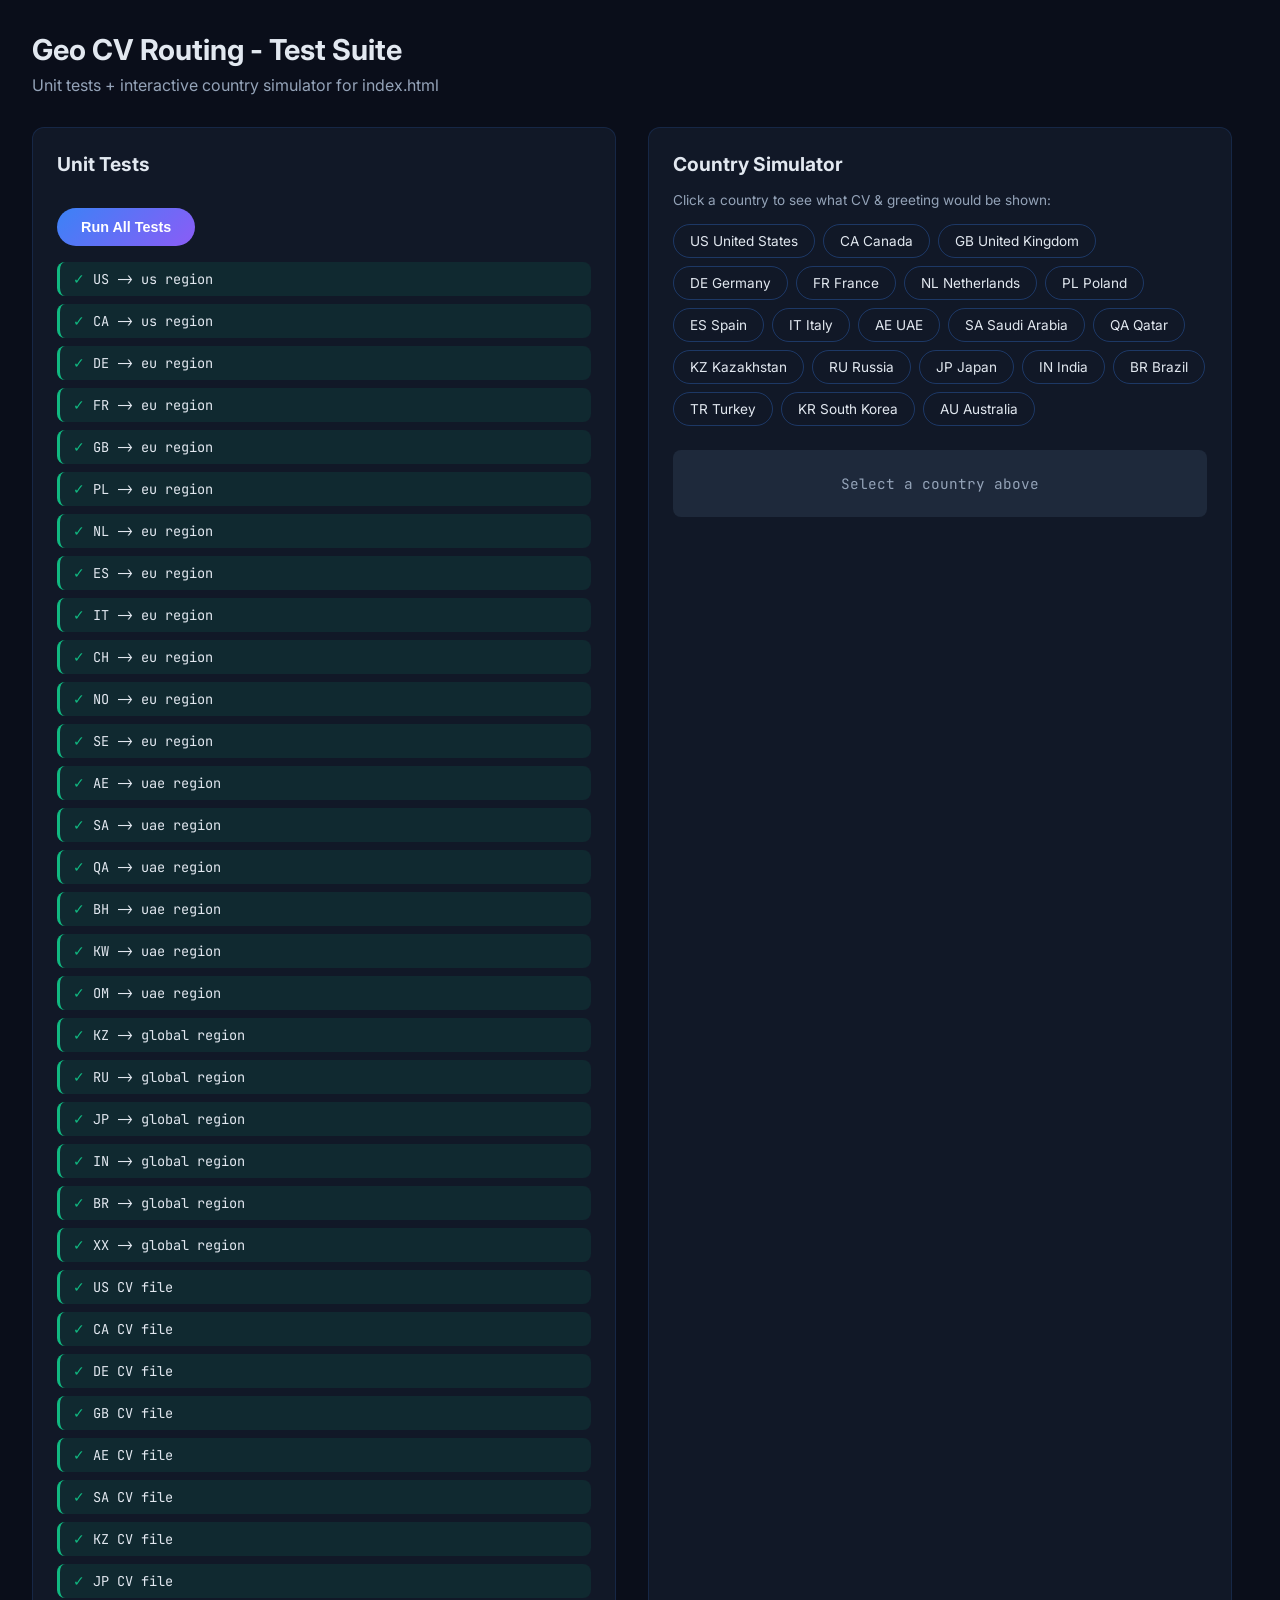
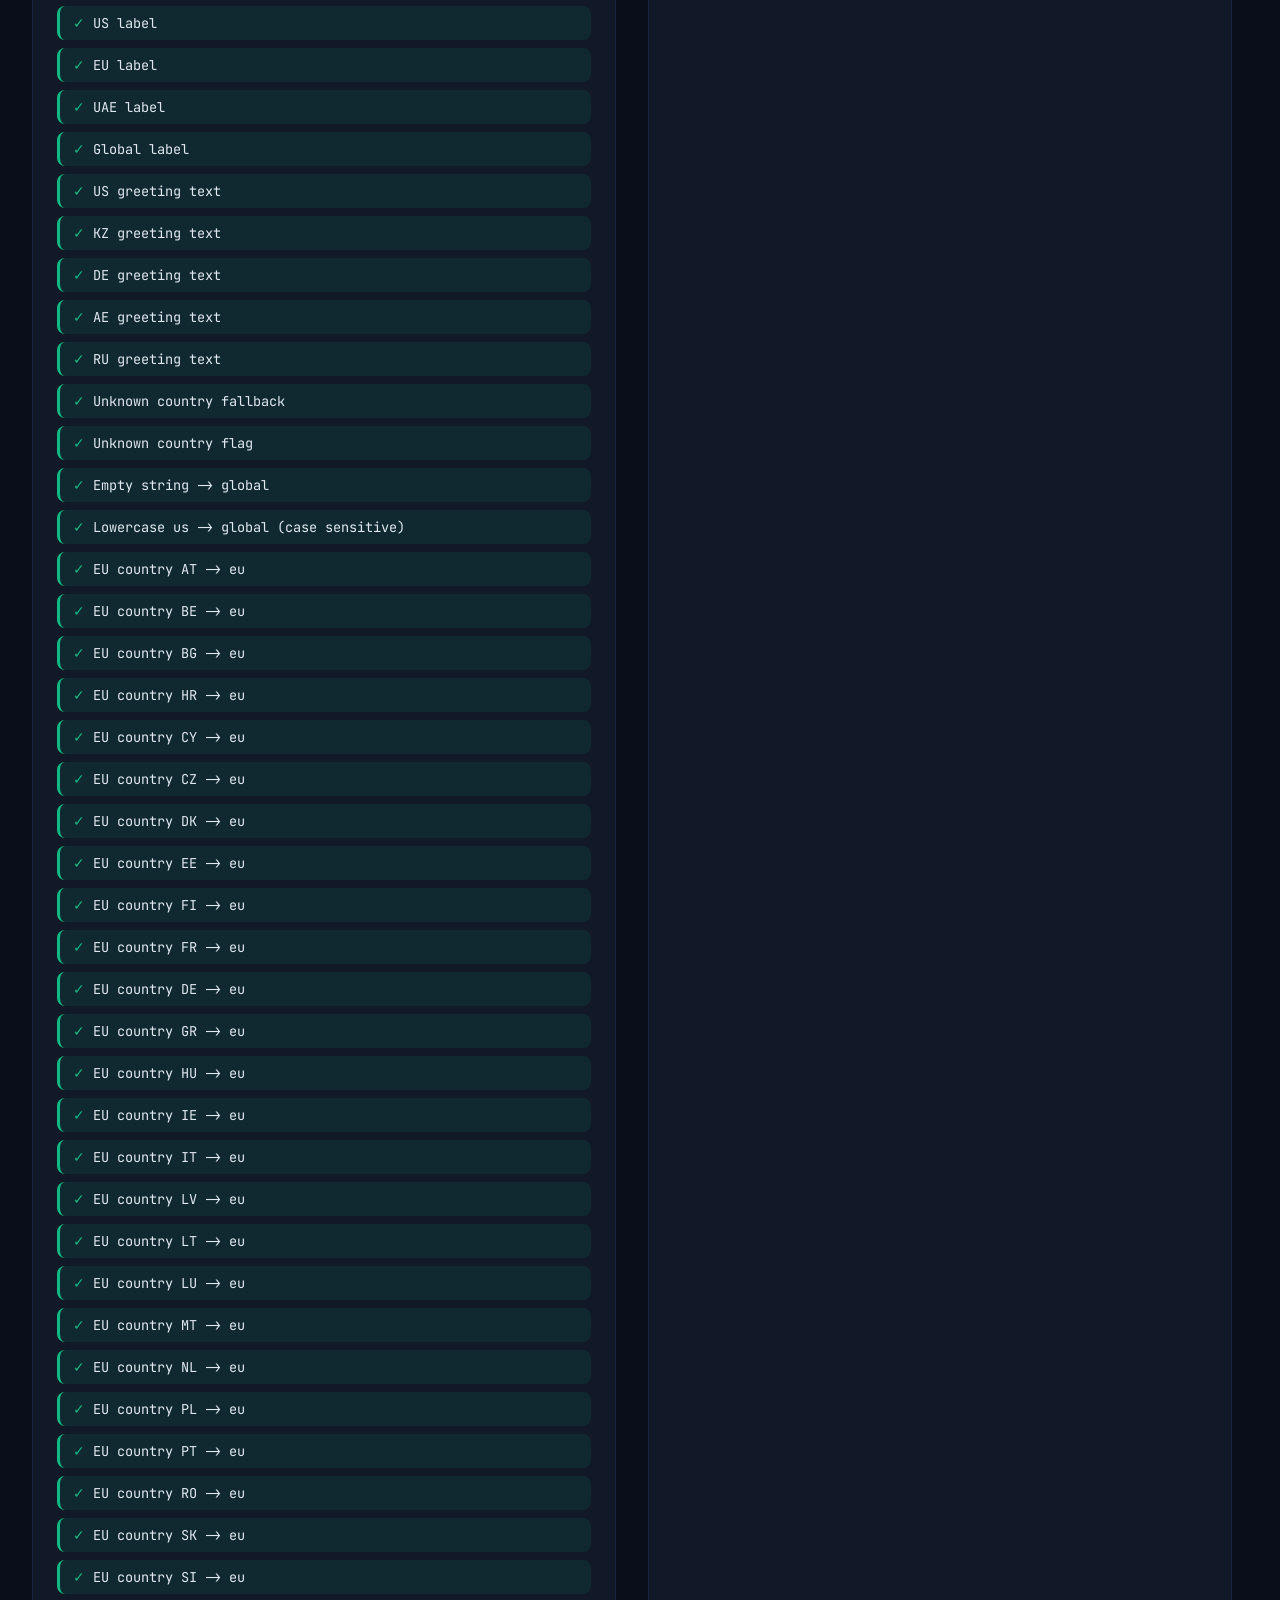
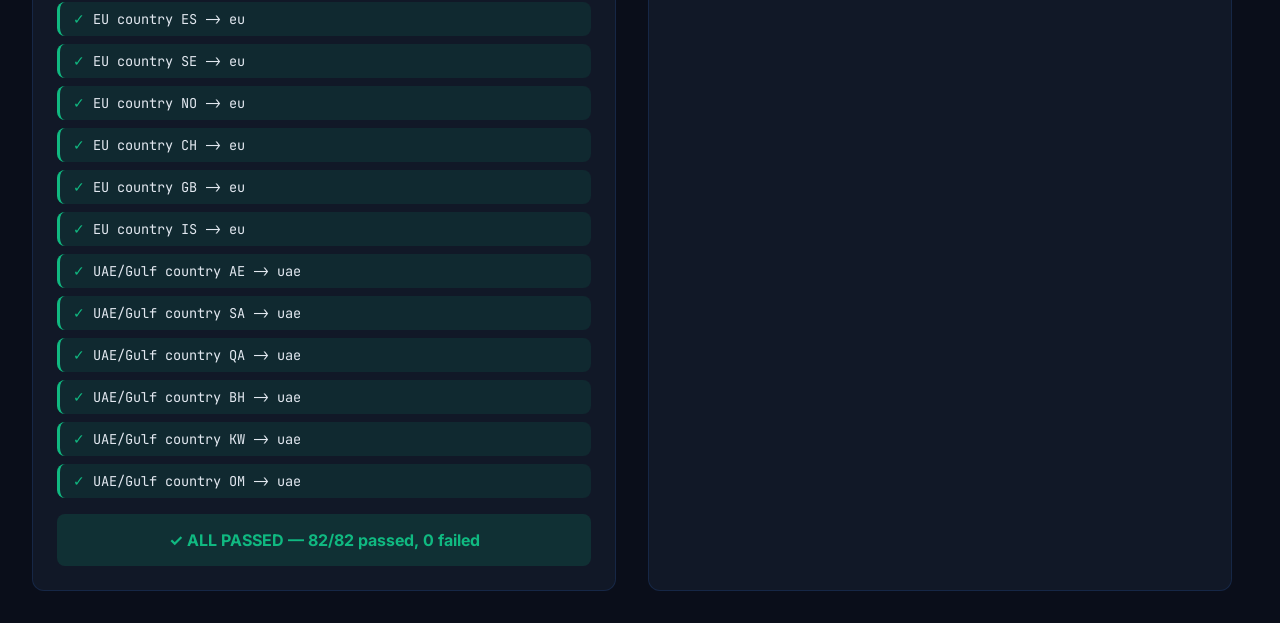
<file: test-geo.html>
<!DOCTYPE html>
<html lang="en">
<head>
    <meta charset="UTF-8">
    <title>Geo CV Routing - Test Suite</title>
    <link href="https://fonts.googleapis.com/css2?family=JetBrains+Mono:wght@400;700&family=Inter:wght@400;600;700&display=swap" rel="stylesheet">
    <style>
        * { box-sizing: border-box; margin: 0; padding: 0; }
        body { font-family: 'Inter', sans-serif; background: #0a0e1a; color: #e2e8f0; padding: 2rem; }
        h1 { font-size: 1.8rem; margin-bottom: 0.5rem; }
        .subtitle { color: #94a3b8; margin-bottom: 2rem; }
        .test-grid { display: grid; grid-template-columns: 1fr 1fr; gap: 2rem; max-width: 1200px; }

        /* Unit tests panel */
        .panel { background: #111827; border: 1px solid rgba(59,130,246,0.15); border-radius: 12px; padding: 1.5rem; }
        .panel h2 { font-size: 1.2rem; margin-bottom: 1rem; display: flex; align-items: center; gap: 0.5rem; }

        .test-result { font-family: 'JetBrains Mono', monospace; font-size: 0.85rem; padding: 0.5rem 0.8rem; border-radius: 8px; margin-bottom: 0.5rem; }
        .test-result.pass { background: rgba(16,185,129,0.1); border-left: 3px solid #10b981; }
        .test-result.fail { background: rgba(239,68,68,0.1); border-left: 3px solid #ef4444; }
        .pass-icon { color: #10b981; }
        .fail-icon { color: #ef4444; }

        .summary { margin-top: 1rem; padding: 1rem; border-radius: 8px; font-weight: 700; font-size: 1rem; text-align: center; }
        .summary.all-pass { background: rgba(16,185,129,0.15); color: #10b981; }
        .summary.has-fail { background: rgba(239,68,68,0.15); color: #ef4444; }

        /* Simulator panel */
        .country-buttons { display: flex; flex-wrap: wrap; gap: 8px; margin-bottom: 1.5rem; }
        .country-btn {
            padding: 0.5rem 1rem; border-radius: 50px; border: 1px solid rgba(59,130,246,0.3);
            background: transparent; color: #e2e8f0; font-family: 'Inter', sans-serif;
            font-size: 0.85rem; cursor: pointer; transition: all 0.2s;
        }
        .country-btn:hover { background: rgba(59,130,246,0.2); border-color: #3b82f6; }
        .country-btn.active { background: #3b82f6; border-color: #3b82f6; color: white; }

        .sim-output { background: #1e293b; border-radius: 8px; padding: 1.5rem; font-family: 'JetBrains Mono', monospace; font-size: 0.9rem; }
        .sim-row { display: flex; justify-content: space-between; padding: 0.5rem 0; border-bottom: 1px solid rgba(59,130,246,0.1); }
        .sim-row:last-child { border-bottom: none; }
        .sim-label { color: #94a3b8; }
        .sim-value { color: #3b82f6; font-weight: 700; text-align: right; max-width: 60%; word-break: break-all; }

        .btn-run {
            margin-top: 1rem; padding: 0.7rem 1.5rem; border-radius: 50px;
            background: linear-gradient(135deg, #3b82f6, #8b5cf6); border: none;
            color: white; font-weight: 700; font-size: 0.9rem; cursor: pointer;
            transition: transform 0.2s, box-shadow 0.2s;
        }
        .btn-run:hover { transform: scale(1.05); box-shadow: 0 5px 20px rgba(59,130,246,0.4); }

        @media (max-width: 768px) { .test-grid { grid-template-columns: 1fr; } }
    </style>
</head>
<body>

<h1>Geo CV Routing - Test Suite</h1>
<p class="subtitle">Unit tests + interactive country simulator for index.html</p>

<div class="test-grid">
    <!-- Unit Tests -->
    <div class="panel">
        <h2>Unit Tests</h2>
        <button class="btn-run" onclick="runTests()">Run All Tests</button>
        <div id="testResults" style="margin-top:1rem;"></div>
        <div id="testSummary"></div>
    </div>

    <!-- Interactive Simulator -->
    <div class="panel">
        <h2>Country Simulator</h2>
        <p style="color:#94a3b8; font-size:0.85rem; margin-bottom:1rem;">Click a country to see what CV & greeting would be shown:</p>
        <div class="country-buttons" id="countryButtons"></div>
        <div class="sim-output" id="simOutput">
            <div style="color:#94a3b8; text-align:center;">Select a country above</div>
        </div>
    </div>
</div>

<script>
// ===== REPLICATED LOGIC FROM index.html (source of truth for testing) =====

const euCountries = [
    'AT','BE','BG','HR','CY','CZ','DK','EE','FI','FR','DE','GR','HU','IE',
    'IT','LV','LT','LU','MT','NL','PL','PT','RO','SK','SI','ES','SE',
    'NO','CH','GB','IS'
];
const uaeCountries = ['AE','SA','QA','BH','KW','OM'];
const usCountries = ['US','CA'];

const cvFiles = {
    us:     { file: 'files/Alexey_Dartau_US_Version.docx',             label: '(US version)' },
    eu:     { file: 'files/Alexey_Dartau_EU_Version.docx',             label: '(EU version)' },
    uae:    { file: 'files/Alexey_Dartau_UAE_Version.docx',            label: '(UAE version)' },
    global: { file: 'files/Alexey_Dartau_Remote_Global_Version.docx',  label: '(Global version)' },
};

const greetings = {
    'RU': ['Привет! Рад видеть тебя здесь', '\u{1F1F7}\u{1F1FA}'],
    'KZ': ['Салем! Қош келдіңіз', '\u{1F1F0}\u{1F1FF}'],
    'US': ['Hey! Welcome to my page', '\u{1F1FA}\u{1F1F8}'],
    'GB': ['Hello! Glad you stopped by', '\u{1F1EC}\u{1F1E7}'],
    'DE': ['Hallo! Willkommen auf meiner Seite', '\u{1F1E9}\u{1F1EA}'],
    'FR': ['Salut! Bienvenue sur ma page', '\u{1F1EB}\u{1F1F7}'],
    'JP': ['こんにちは！ようこそ', '\u{1F1EF}\u{1F1F5}'],
    'CN': ['你好！欢迎来到我的页面', '\u{1F1E8}\u{1F1F3}'],
    'IN': ['Namaste! Welcome', '\u{1F1EE}\u{1F1F3}'],
    'BR': ['Olá! Bem-vindo à minha página', '\u{1F1E7}\u{1F1F7}'],
    'TR': ['Merhaba! Sayfama hoş geldiniz', '\u{1F1F9}\u{1F1F7}'],
    'UZ': ['Salom! Sahifamga xush kelibsiz', '\u{1F1FA}\u{1F1FF}'],
    'KG': ['Салам! Менин баракчама кош келиңиз', '\u{1F1F0}\u{1F1EC}'],
    'UA': ['Привіт! Ласкаво прошу', '\u{1F1FA}\u{1F1E6}'],
    'PL': ['Cześć! Witam na mojej stronie', '\u{1F1F5}\u{1F1F1}'],
    'AE': ['أهلاً! مرحباً بك في صفحتي', '\u{1F1E6}\u{1F1EA}'],
    'SA': ['أهلاً! مرحباً بك في صفحتي', '\u{1F1F8}\u{1F1E6}'],
    'ES': ['¡Hola! Bienvenido a mi página', '\u{1F1EA}\u{1F1F8}'],
    'IT': ['Ciao! Benvenuto nella mia pagina', '\u{1F1EE}\u{1F1F9}'],
    'NL': ['Hallo! Welkom op mijn pagina', '\u{1F1F3}\u{1F1F1}'],
    'KR': ['안녕하세요! 환영합니다', '\u{1F1F0}\u{1F1F7}'],
    'CA': ['Hey! Welcome to my page', '\u{1F1E8}\u{1F1E6}'],
    'QA': ['أهلاً! مرحباً بك في صفحتي', '\u{1F1F6}\u{1F1E6}'],
};

function getRegion(countryCode) {
    if (usCountries.includes(countryCode))  return 'us';
    if (euCountries.includes(countryCode))  return 'eu';
    if (uaeCountries.includes(countryCode)) return 'uae';
    return 'global';
}

function getGreeting(countryCode, countryName) {
    const match = greetings[countryCode];
    const flag = match ? match[1] : '🌍';
    const text = match ? match[0] : 'Hey! Welcome to my page';
    return { flag, text };
}

// ===== UNIT TESTS =====

let passed = 0, failed = 0;

function assert(testName, actual, expected) {
    const ok = actual === expected;
    if (ok) passed++; else failed++;
    return { testName, ok, actual, expected };
}

function runTests() {
    passed = 0; failed = 0;
    const results = [];

    // --- Region detection tests ---
    results.push(assert('US -> us region', getRegion('US'), 'us'));
    results.push(assert('CA -> us region', getRegion('CA'), 'us'));
    results.push(assert('DE -> eu region', getRegion('DE'), 'eu'));
    results.push(assert('FR -> eu region', getRegion('FR'), 'eu'));
    results.push(assert('GB -> eu region', getRegion('GB'), 'eu'));
    results.push(assert('PL -> eu region', getRegion('PL'), 'eu'));
    results.push(assert('NL -> eu region', getRegion('NL'), 'eu'));
    results.push(assert('ES -> eu region', getRegion('ES'), 'eu'));
    results.push(assert('IT -> eu region', getRegion('IT'), 'eu'));
    results.push(assert('CH -> eu region', getRegion('CH'), 'eu'));
    results.push(assert('NO -> eu region', getRegion('NO'), 'eu'));
    results.push(assert('SE -> eu region', getRegion('SE'), 'eu'));
    results.push(assert('AE -> uae region', getRegion('AE'), 'uae'));
    results.push(assert('SA -> uae region', getRegion('SA'), 'uae'));
    results.push(assert('QA -> uae region', getRegion('QA'), 'uae'));
    results.push(assert('BH -> uae region', getRegion('BH'), 'uae'));
    results.push(assert('KW -> uae region', getRegion('KW'), 'uae'));
    results.push(assert('OM -> uae region', getRegion('OM'), 'uae'));
    results.push(assert('KZ -> global region', getRegion('KZ'), 'global'));
    results.push(assert('RU -> global region', getRegion('RU'), 'global'));
    results.push(assert('JP -> global region', getRegion('JP'), 'global'));
    results.push(assert('IN -> global region', getRegion('IN'), 'global'));
    results.push(assert('BR -> global region', getRegion('BR'), 'global'));
    results.push(assert('XX -> global region', getRegion('XX'), 'global'));

    // --- CV file mapping tests ---
    results.push(assert('US CV file', cvFiles[getRegion('US')].file, 'files/Alexey_Dartau_US_Version.docx'));
    results.push(assert('CA CV file', cvFiles[getRegion('CA')].file, 'files/Alexey_Dartau_US_Version.docx'));
    results.push(assert('DE CV file', cvFiles[getRegion('DE')].file, 'files/Alexey_Dartau_EU_Version.docx'));
    results.push(assert('GB CV file', cvFiles[getRegion('GB')].file, 'files/Alexey_Dartau_EU_Version.docx'));
    results.push(assert('AE CV file', cvFiles[getRegion('AE')].file, 'files/Alexey_Dartau_UAE_Version.docx'));
    results.push(assert('SA CV file', cvFiles[getRegion('SA')].file, 'files/Alexey_Dartau_UAE_Version.docx'));
    results.push(assert('KZ CV file', cvFiles[getRegion('KZ')].file, 'files/Alexey_Dartau_Remote_Global_Version.docx'));
    results.push(assert('JP CV file', cvFiles[getRegion('JP')].file, 'files/Alexey_Dartau_Remote_Global_Version.docx'));

    // --- CV label tests ---
    results.push(assert('US label', cvFiles[getRegion('US')].label, '(US version)'));
    results.push(assert('EU label', cvFiles[getRegion('DE')].label, '(EU version)'));
    results.push(assert('UAE label', cvFiles[getRegion('AE')].label, '(UAE version)'));
    results.push(assert('Global label', cvFiles[getRegion('KZ')].label, '(Global version)'));

    // --- Greeting tests ---
    results.push(assert('US greeting text', getGreeting('US').text, 'Hey! Welcome to my page'));
    results.push(assert('KZ greeting text', getGreeting('KZ').text, 'Салем! Қош келдіңіз'));
    results.push(assert('DE greeting text', getGreeting('DE').text, 'Hallo! Willkommen auf meiner Seite'));
    results.push(assert('AE greeting text', getGreeting('AE').text, 'أهلاً! مرحباً بك في صفحتي'));
    results.push(assert('RU greeting text', getGreeting('RU').text, 'Привет! Рад видеть тебя здесь'));
    results.push(assert('Unknown country fallback', getGreeting('XX').text, 'Hey! Welcome to my page'));
    results.push(assert('Unknown country flag', getGreeting('XX').flag, '🌍'));

    // --- Edge cases ---
    results.push(assert('Empty string -> global', getRegion(''), 'global'));
    results.push(assert('Lowercase us -> global (case sensitive)', getRegion('us'), 'global'));

    // --- All EU countries are mapped ---
    euCountries.forEach(c => {
        results.push(assert(`EU country ${c} -> eu`, getRegion(c), 'eu'));
    });

    // --- All UAE countries are mapped ---
    uaeCountries.forEach(c => {
        results.push(assert(`UAE/Gulf country ${c} -> uae`, getRegion(c), 'uae'));
    });

    // Render results
    const container = document.getElementById('testResults');
    container.innerHTML = results.map(r =>
        `<div class="test-result ${r.ok ? 'pass' : 'fail'}">
            <span class="${r.ok ? 'pass-icon' : 'fail-icon'}">${r.ok ? '✓' : '✗'}</span>
            ${r.testName}
            ${r.ok ? '' : ` — expected <b>${r.expected}</b>, got <b>${r.actual}</b>`}
        </div>`
    ).join('');

    const summary = document.getElementById('testSummary');
    const total = passed + failed;
    summary.innerHTML = `<div class="summary ${failed === 0 ? 'all-pass' : 'has-fail'}">
        ${failed === 0 ? '✓ ALL PASSED' : '✗ SOME FAILED'} — ${passed}/${total} passed, ${failed} failed
    </div>`;
}

// ===== COUNTRY SIMULATOR =====

const testCountries = [
    { code: 'US', name: 'United States', city: 'New York' },
    { code: 'CA', name: 'Canada', city: 'Toronto' },
    { code: 'GB', name: 'United Kingdom', city: 'London' },
    { code: 'DE', name: 'Germany', city: 'Berlin' },
    { code: 'FR', name: 'France', city: 'Paris' },
    { code: 'NL', name: 'Netherlands', city: 'Amsterdam' },
    { code: 'PL', name: 'Poland', city: 'Warsaw' },
    { code: 'ES', name: 'Spain', city: 'Madrid' },
    { code: 'IT', name: 'Italy', city: 'Rome' },
    { code: 'AE', name: 'UAE', city: 'Dubai' },
    { code: 'SA', name: 'Saudi Arabia', city: 'Riyadh' },
    { code: 'QA', name: 'Qatar', city: 'Doha' },
    { code: 'KZ', name: 'Kazakhstan', city: 'Almaty' },
    { code: 'RU', name: 'Russia', city: 'Moscow' },
    { code: 'JP', name: 'Japan', city: 'Tokyo' },
    { code: 'IN', name: 'India', city: 'Mumbai' },
    { code: 'BR', name: 'Brazil', city: 'São Paulo' },
    { code: 'TR', name: 'Turkey', city: 'Istanbul' },
    { code: 'KR', name: 'South Korea', city: 'Seoul' },
    { code: 'AU', name: 'Australia', city: 'Sydney' },
];

const btnContainer = document.getElementById('countryButtons');
testCountries.forEach(c => {
    const btn = document.createElement('button');
    btn.className = 'country-btn';
    btn.textContent = `${c.code} ${c.name}`;
    btn.onclick = () => simulateCountry(c, btn);
    btnContainer.appendChild(btn);
});

function simulateCountry(country, btn) {
    // Highlight active button
    document.querySelectorAll('.country-btn').forEach(b => b.classList.remove('active'));
    btn.classList.add('active');

    const region = getRegion(country.code);
    const cv = cvFiles[region];
    const greeting = getGreeting(country.code, country.name);

    document.getElementById('simOutput').innerHTML = `
        <div class="sim-row"><span class="sim-label">Country</span><span class="sim-value">${country.name} (${country.code})</span></div>
        <div class="sim-row"><span class="sim-label">Region</span><span class="sim-value">${region.toUpperCase()}</span></div>
        <div class="sim-row"><span class="sim-label">CV File</span><span class="sim-value">${cv.file}</span></div>
        <div class="sim-row"><span class="sim-label">Button Label</span><span class="sim-value">Download CV ${cv.label}</span></div>
        <div class="sim-row"><span class="sim-label">Greeting</span><span class="sim-value">${greeting.flag} ${greeting.text}</span></div>
    `;
}

// Auto-run tests on load
runTests();
</script>
</body>
</html>
</file>
